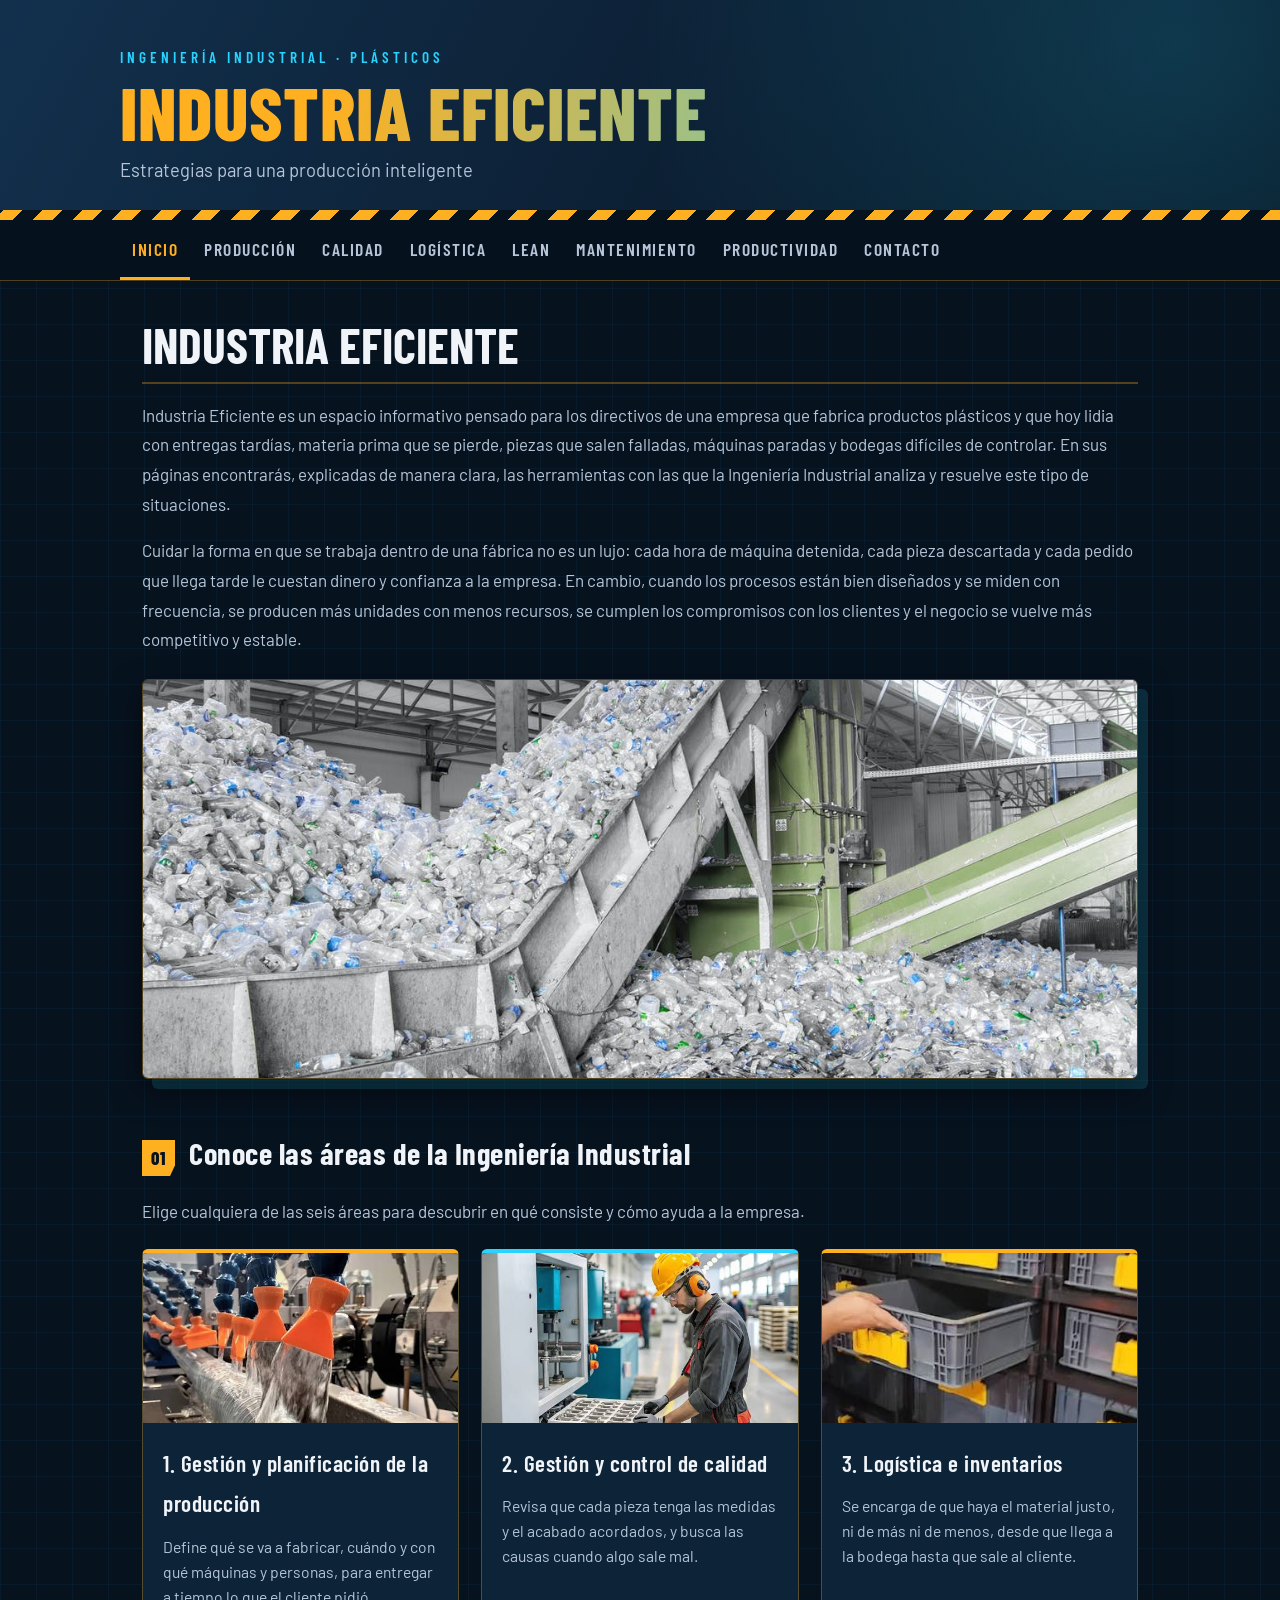
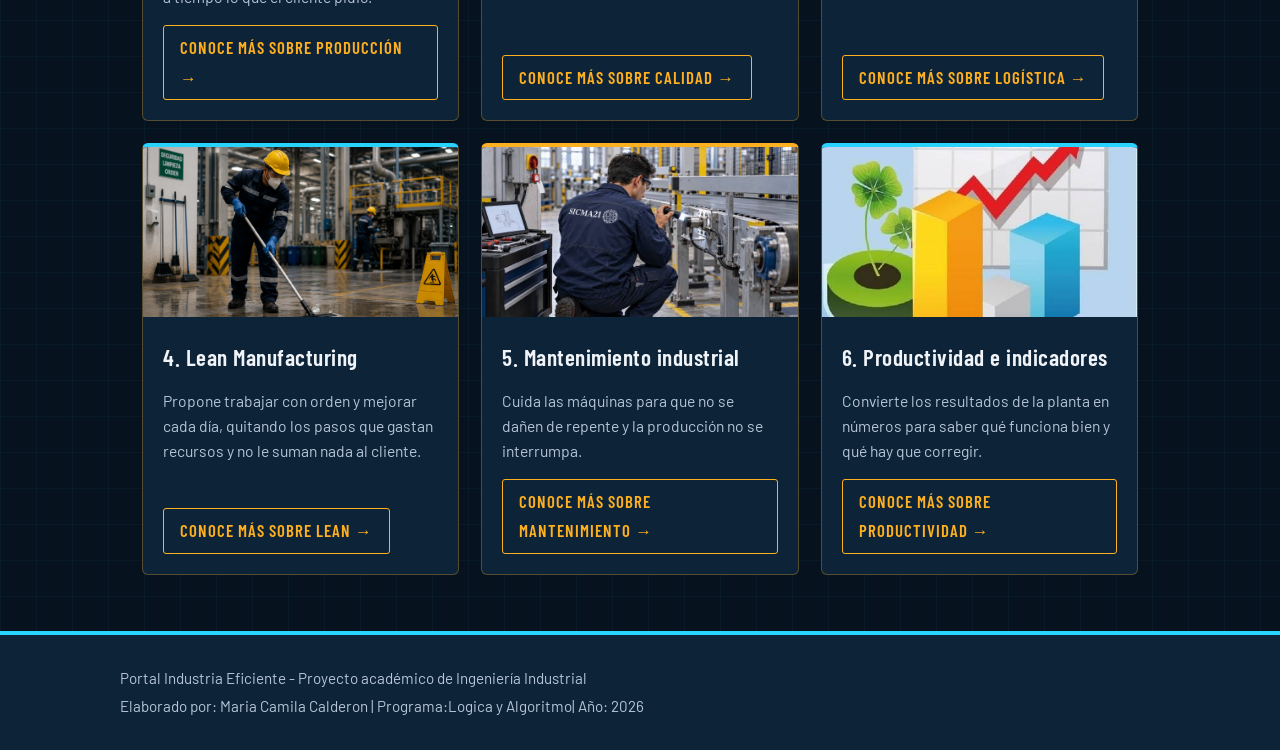
<file: index.html>
<!DOCTYPE html>
<html lang="es">
<head>
    <meta charset="UTF-8">
    <meta name="viewport" content="width=device-width, initial-scale=1.0">
    <link rel="preconnect" href="https://fonts.googleapis.com">
    <link rel="preconnect" href="https://fonts.gstatic.com" crossorigin>
    <link href="https://fonts.googleapis.com/css2?family=Barlow+Condensed:wght@500;600;700;800&family=Barlow:wght@400;600&display=swap" rel="stylesheet">
    <link rel="stylesheet" href="css/colores.css">
    <title>Inicio - Industria Eficiente</title>
</head>
<body>
    <header>
        <p class="kicker">Ingeniería Industrial · Plásticos</p>
        <h1>Industria Eficiente</h1>
        <p class="lema">Estrategias para una producción inteligente</p>
    </header>
    <nav class="menu">
        <ul>
            <li><a href="index.html" aria-current="page">Inicio</a></li>
            <li><a href="produccion.html">Producción</a></li>
            <li><a href="calidad.html">Calidad</a></li>
            <li><a href="logistica.html">Logística</a></li>
            <li><a href="lean.html">Lean</a></li>
            <li><a href="mantenimiento.html">Mantenimiento</a></li>
            <li><a href="productividad.html">Productividad</a></li>
            <li><a href="contacto.html">Contacto</a></li>
        </ul>
    </nav>

    <main>
        <h1>Industria Eficiente</h1>
        <p>
            Industria Eficiente es un espacio informativo pensado para los directivos de una empresa que fabrica productos plásticos y que hoy lidia con entregas tardías, materia prima que se pierde, piezas que salen falladas, máquinas paradas y bodegas difíciles de controlar. En sus páginas encontrarás, explicadas de manera clara, las herramientas con las que la Ingeniería Industrial analiza y resuelve este tipo de situaciones.
        </p>
        <p>
            Cuidar la forma en que se trabaja dentro de una fábrica no es un lujo: cada hora de máquina detenida, cada pieza descartada y cada pedido que llega tarde le cuestan dinero y confianza a la empresa. En cambio, cuando los procesos están bien diseñados y se miden con frecuencia, se producen más unidades con menos recursos, se cumplen los compromisos con los clientes y el negocio se vuelve más competitivo y estable.
        </p>
        <figure class="hero">
            <img src="img/planta con plastico.jpg" alt="Planta de producción de plásticos">
        </figure>

        <h2>Conoce las áreas de la Ingeniería Industrial</h2>
        <p>
            Elige cualquiera de las seis áreas para descubrir en qué consiste y cómo ayuda a la empresa.
        </p>

        <section class="areas">
            <article class="tarjeta">
                <img src="img/Linea de funcionamiento.jpg" alt="Línea de producción">
                <div class="cuerpo">
                    <h3>1. Gestión y planificación de la producción</h3>
                    <p>Define qué se va a fabricar, cuándo y con qué máquinas y personas, para entregar a tiempo lo que el cliente pidió.</p>
                    <a class="btn-link" href="produccion.html">Conoce más sobre producción</a>
                </div>
            </article>
            <article class="tarjeta">
                <img src="img/calidad.jpg" alt="Inspección de calidad">
                <div class="cuerpo">
                    <h3>2. Gestión y control de calidad</h3>
                    <p>Revisa que cada pieza tenga las medidas y el acabado acordados, y busca las causas cuando algo sale mal.</p>
                    <a class="btn-link" href="calidad.html">Conoce más sobre calidad</a>
                </div>
            </article>
            <article class="tarjeta">
                <img src="img/Bodega organizada.jpg" alt="Bodega organizada">
                <div class="cuerpo">
                    <h3>3. Logística e inventarios</h3>
                    <p>Se encarga de que haya el material justo, ni de más ni de menos, desde que llega a la bodega hasta que sale al cliente.</p>
                    <a class="btn-link" href="logistica.html">Conoce más sobre logística</a>
                </div>
            </article>
            <article class="tarjeta">
                <img src="img/lean inde.png" alt="Lean Manufacturing">
                <div class="cuerpo">
                    <h3>4. Lean Manufacturing</h3>
                    <p>Propone trabajar con orden y mejorar cada día, quitando los pasos que gastan recursos y no le suman nada al cliente.</p>
                    <a class="btn-link" href="lean.html">Conoce más sobre lean</a>
                </div>
            </article>
            <article class="tarjeta">
                <img src="img/revision de mauina.jpg" alt="Revisión de una máquina">
                <div class="cuerpo">
                    <h3>5. Mantenimiento industrial</h3>
                    <p>Cuida las máquinas para que no se dañen de repente y la producción no se interrumpa.</p>
                    <a class="btn-link" href="mantenimiento.html">Conoce más sobre mantenimiento</a>
                </div>
            </article>
            <article class="tarjeta">
                <img src="img/datos de desempeno.jpg" alt="Datos de desempeño">
                <div class="cuerpo">
                    <h3>6. Productividad e indicadores</h3>
                    <p>Convierte los resultados de la planta en números para saber qué funciona bien y qué hay que corregir.</p>
                    <a class="btn-link" href="productividad.html">Conoce más sobre productividad</a>
                </div>
            </article>
        </section>
    </main>

    <footer>
         <p>Portal Industria Eficiente - Proyecto académico de Ingeniería Industrial</p>
        <p>Elaborado por: Maria Camila Calderon | Programa:Logica y Algoritmo| Año: 2026</p>
    </footer>

</body>
</html>
</file>
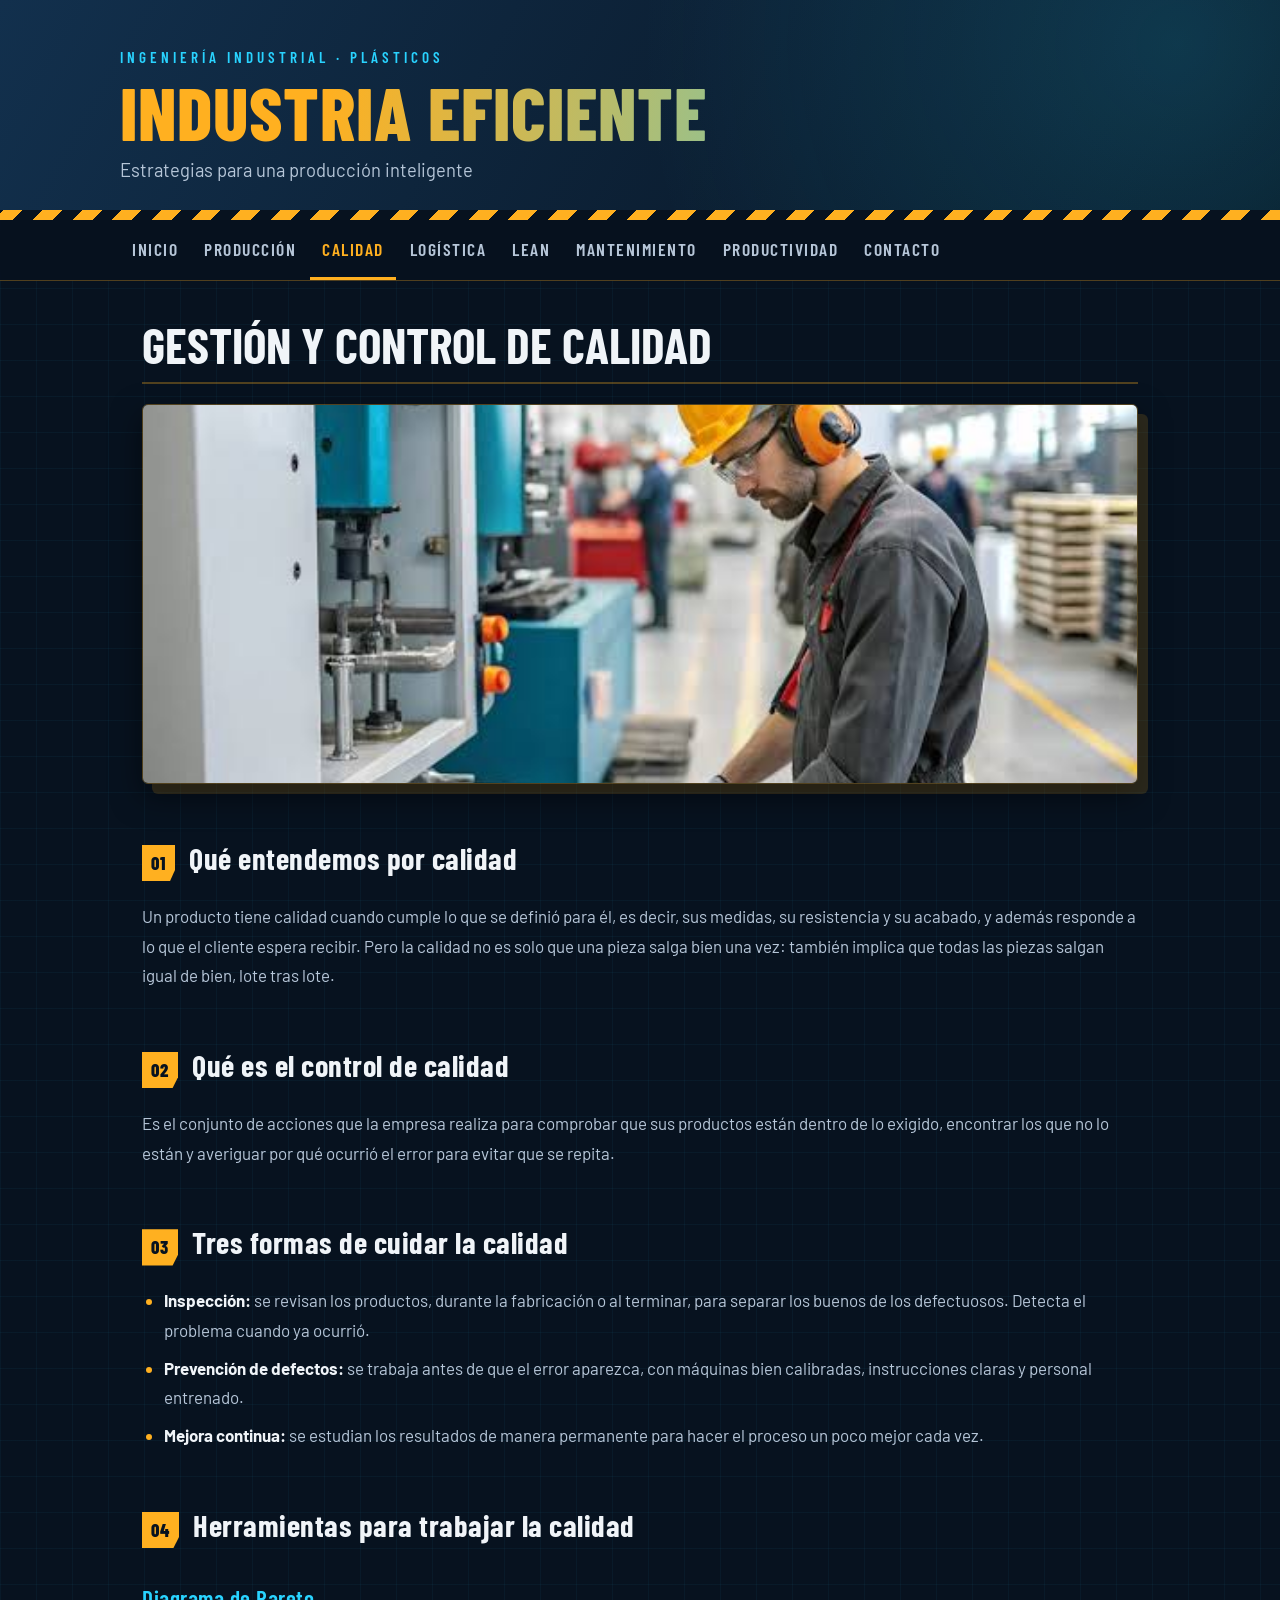
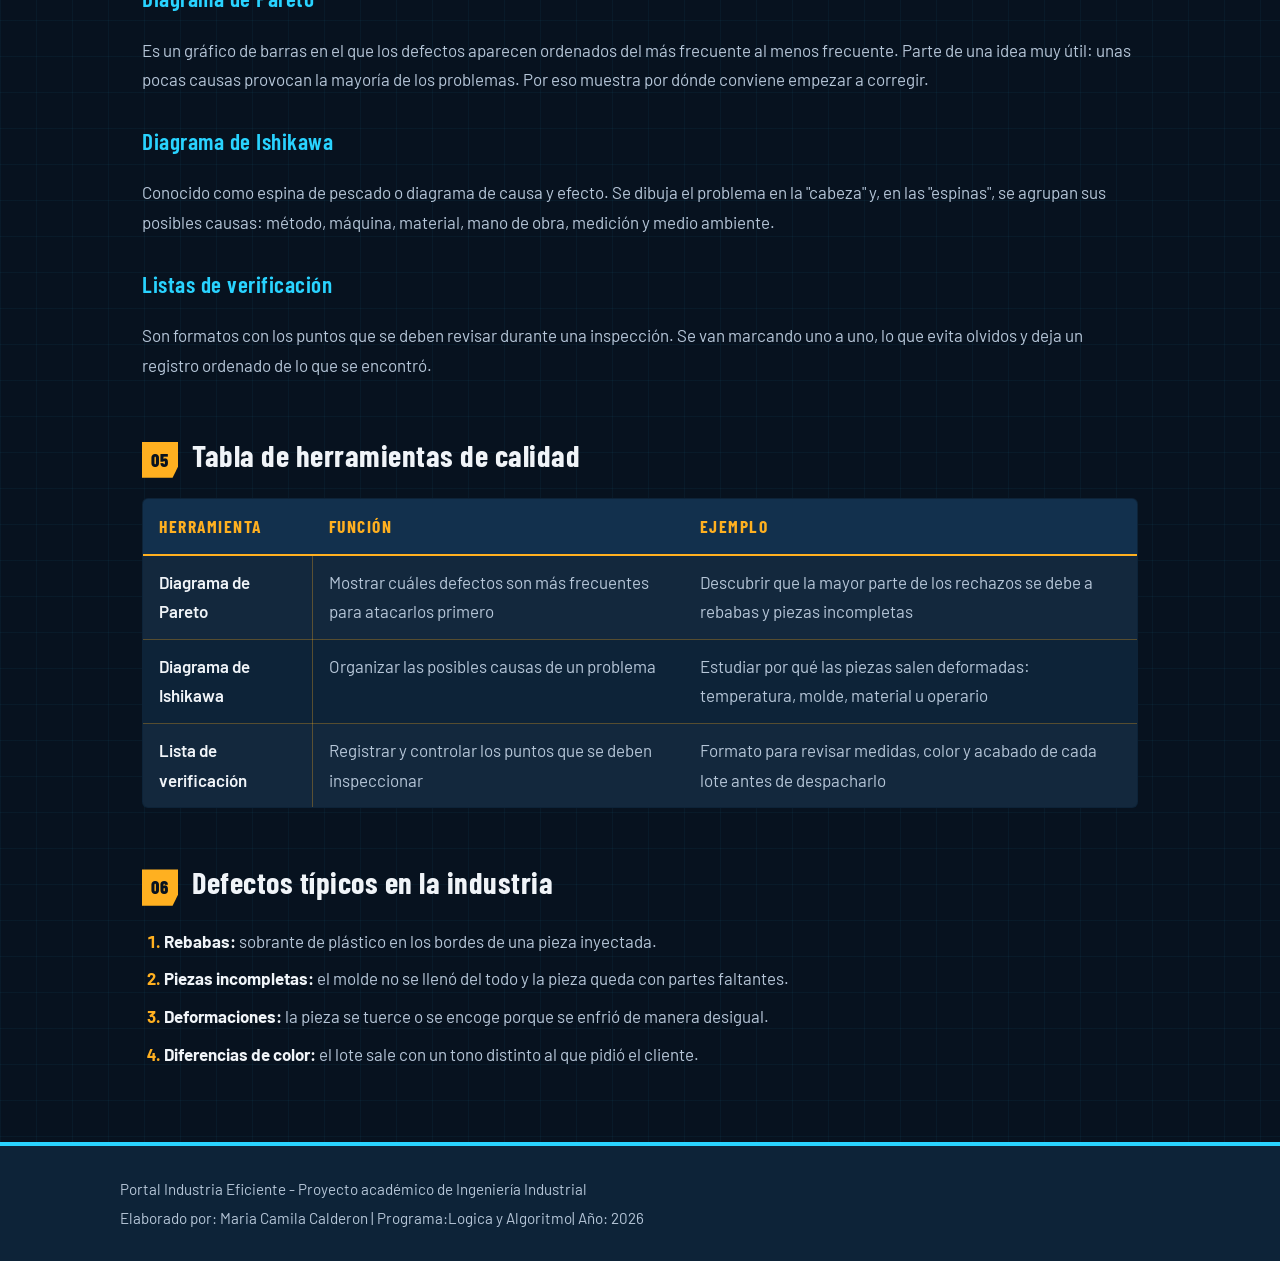
<file: calidad.html>
<!DOCTYPE html>
<html lang="es">
<head>
    <meta charset="UTF-8">
    <meta name="viewport" content="width=device-width, initial-scale=1.0">
    <link rel="preconnect" href="https://fonts.googleapis.com">
    <link rel="preconnect" href="https://fonts.gstatic.com" crossorigin>
    <link href="https://fonts.googleapis.com/css2?family=Barlow+Condensed:wght@500;600;700;800&family=Barlow:wght@400;600&display=swap" rel="stylesheet">
    <link rel="stylesheet" href="css/colores.css">
    <title>Gestión y control de calidad - Industria Eficiente</title>
</head>
<body>
    <header>
        <p class="kicker">Ingeniería Industrial · Plásticos</p>
        <h1>Industria Eficiente</h1>
        <p class="lema">Estrategias para una producción inteligente</p>
    </header>
    <nav class="menu">
        <ul>
            <li><a href="index.html">Inicio</a></li>
            <li><a href="produccion.html">Producción</a></li>
            <li><a href="calidad.html" aria-current="page">Calidad</a></li>
            <li><a href="logistica.html">Logística</a></li>
            <li><a href="lean.html">Lean</a></li>
            <li><a href="mantenimiento.html">Mantenimiento</a></li>
            <li><a href="productividad.html">Productividad</a></li>
            <li><a href="contacto.html">Contacto</a></li>
        </ul>
    </nav>

    <main>
        <h1>Gestión y control de calidad</h1>

        <img src="img/calidad.jpg" alt="Operario inspeccionando la calidad de piezas plásticas en una planta">

        <h2>Qué entendemos por calidad</h2>
        <p>
            Un producto tiene calidad cuando cumple lo que se definió para él, es decir, sus medidas, su resistencia y su
            acabado, y además responde a lo que el cliente espera recibir. Pero la calidad no es solo que una pieza salga
            bien una vez: también implica que todas las piezas salgan igual de bien, lote tras lote.
        </p>

        <h2>Qué es el control de calidad</h2>
        <p>
            Es el conjunto de acciones que la empresa realiza para comprobar que sus productos están dentro de lo
            exigido, encontrar los que no lo están y averiguar por qué ocurrió el error para evitar que se repita.
        </p>

        <h2>Tres formas de cuidar la calidad</h2>
        <ul>
            <li><strong>Inspección:</strong> se revisan los productos, durante la fabricación o al terminar, para separar los buenos de los defectuosos. Detecta el problema cuando ya ocurrió.</li>
            <li><strong>Prevención de defectos:</strong> se trabaja antes de que el error aparezca, con máquinas bien calibradas, instrucciones claras y personal entrenado.</li>
            <li><strong>Mejora continua:</strong> se estudian los resultados de manera permanente para hacer el proceso un poco mejor cada vez.</li>
        </ul>

        <h2>Herramientas para trabajar la calidad</h2>

        <h3>Diagrama de Pareto</h3>
        <p>
            Es un gráfico de barras en el que los defectos aparecen ordenados del más frecuente al menos frecuente.
            Parte de una idea muy útil: unas pocas causas provocan la mayoría de los problemas. Por eso muestra por dónde
            conviene empezar a corregir.
        </p>

        <h3>Diagrama de Ishikawa</h3>
        <p>
            Conocido como espina de pescado o diagrama de causa y efecto. Se dibuja el problema en la "cabeza" y, en las
            "espinas", se agrupan sus posibles causas: método, máquina, material, mano de obra, medición y medio
            ambiente.
        </p>

        <h3>Listas de verificación</h3>
        <p>
            Son formatos con los puntos que se deben revisar durante una inspección. Se van marcando uno a uno, lo que
            evita olvidos y deja un registro ordenado de lo que se encontró.
        </p>

        <h2>Tabla de herramientas de calidad</h2>
        <table>
            <tr>
                <th>Herramienta</th>
                <th>Función</th>
                <th>Ejemplo</th>
            </tr>
            <tr>
                <td>Diagrama de Pareto</td>
                <td>Mostrar cuáles defectos son más frecuentes para atacarlos primero</td>
                <td>Descubrir que la mayor parte de los rechazos se debe a rebabas y piezas incompletas</td>
            </tr>
            <tr>
                <td>Diagrama de Ishikawa</td>
                <td>Organizar las posibles causas de un problema</td>
                <td>Estudiar por qué las piezas salen deformadas: temperatura, molde, material u operario</td>
            </tr>
            <tr>
                <td>Lista de verificación</td>
                <td>Registrar y controlar los puntos que se deben inspeccionar</td>
                <td>Formato para revisar medidas, color y acabado de cada lote antes de despacharlo</td>
            </tr>
        </table>

        <h2>Defectos típicos en la industria</h2>
        <ol>
            <li><strong>Rebabas:</strong> sobrante de plástico en los bordes de una pieza inyectada.</li>
            <li><strong>Piezas incompletas:</strong> el molde no se llenó del todo y la pieza queda con partes faltantes.</li>
            <li><strong>Deformaciones:</strong> la pieza se tuerce o se encoge porque se enfrió de manera desigual.</li>
            <li><strong>Diferencias de color:</strong> el lote sale con un tono distinto al que pidió el cliente.</li>
        </ol>
    </main>

    <footer>
        <p>Portal Industria Eficiente - Proyecto académico de Ingeniería Industrial</p>
        <p>Elaborado por: Maria Camila Calderon | Programa:Logica y Algoritmo| Año: 2026</p>
    </footer>

</body>
</html>
</file>
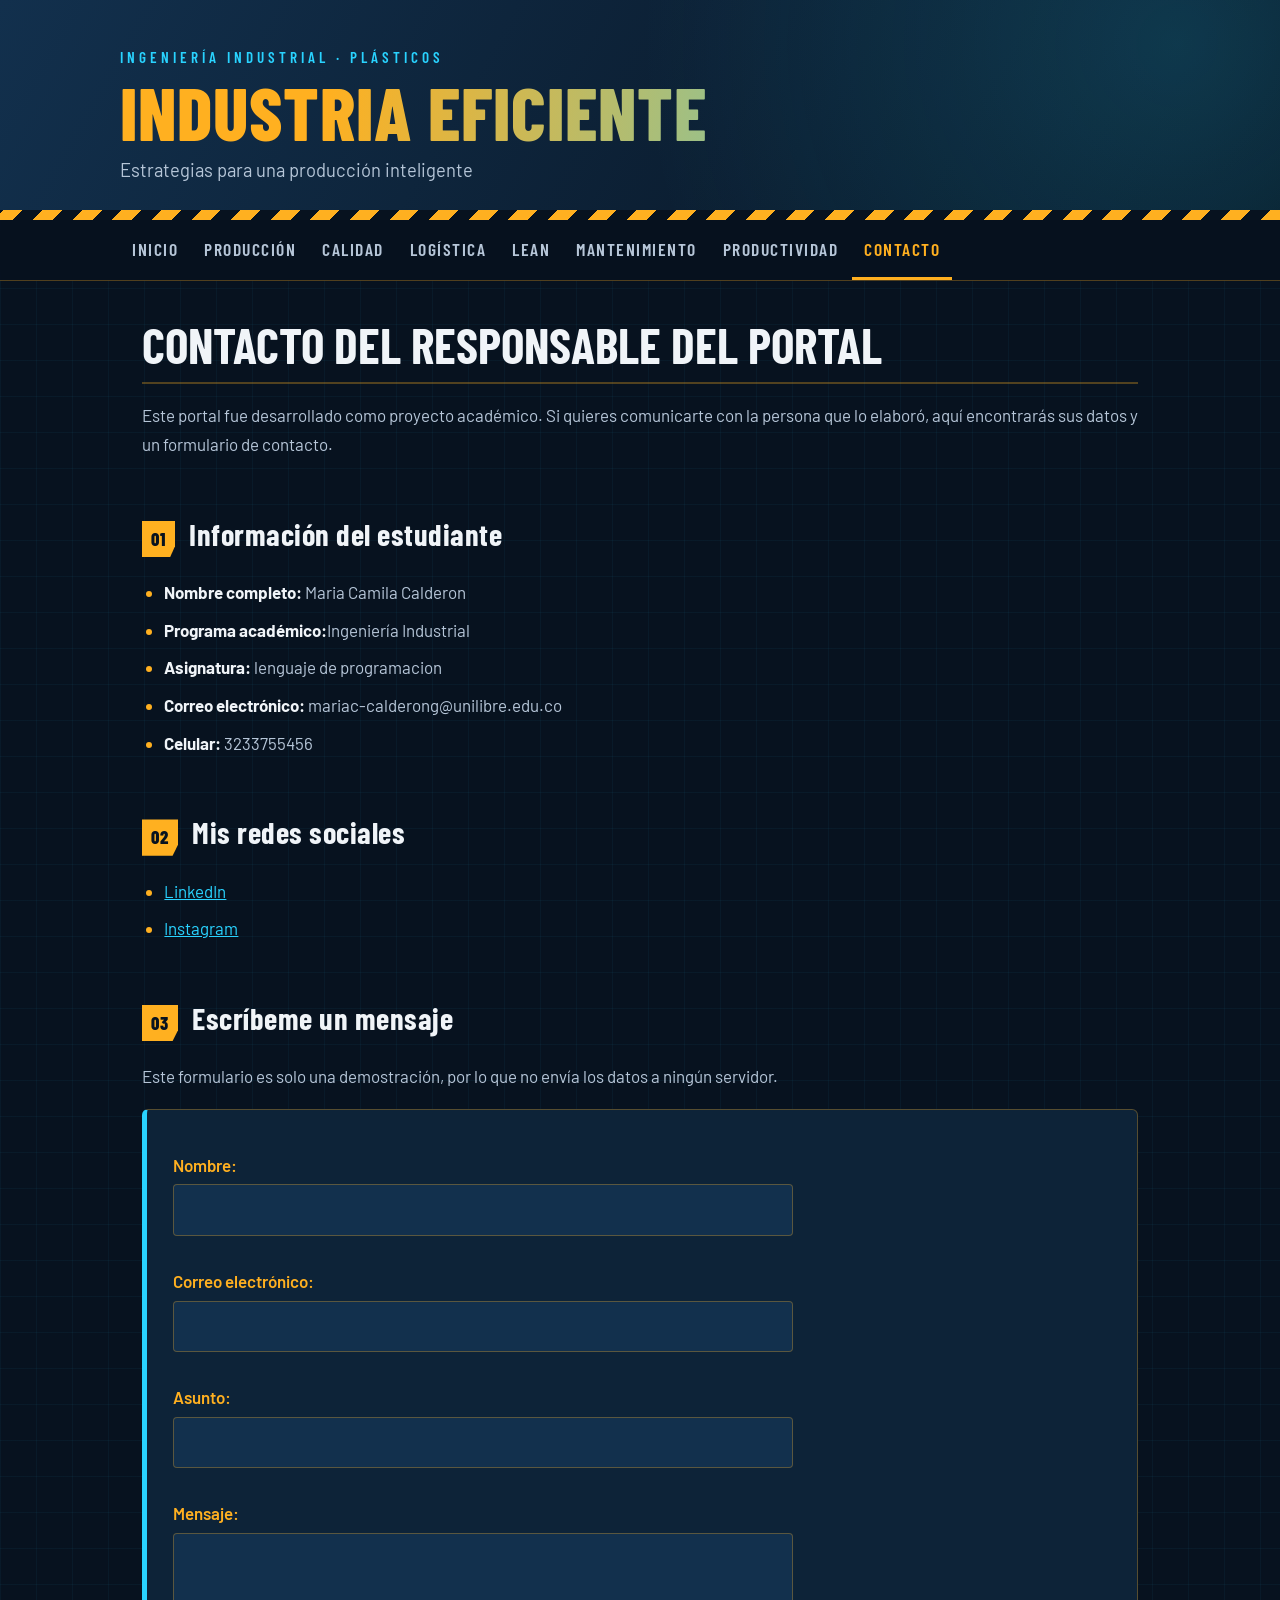
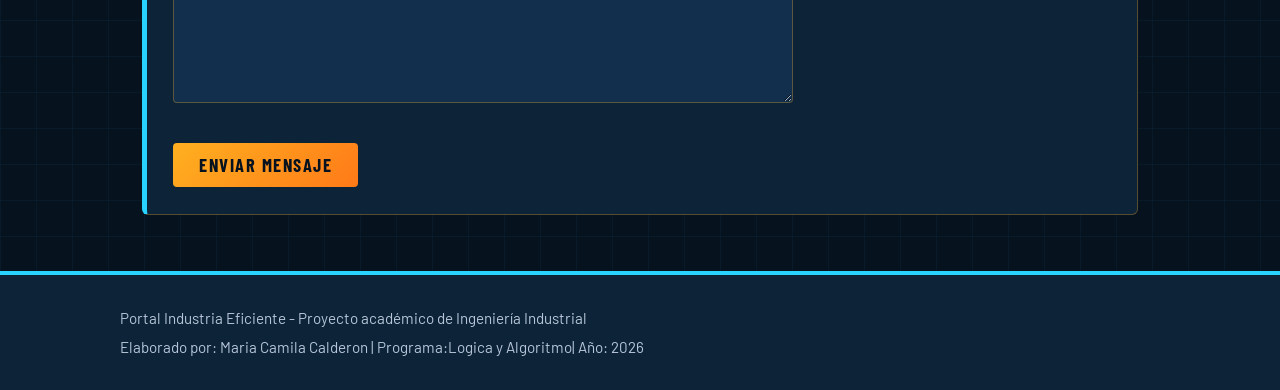
<file: contacto.html>
<!DOCTYPE html>
<html lang="es">
<head>
    <meta charset="UTF-8">
    <meta name="viewport" content="width=device-width, initial-scale=1.0">
    <link rel="preconnect" href="https://fonts.googleapis.com">
    <link rel="preconnect" href="https://fonts.gstatic.com" crossorigin>
    <link href="https://fonts.googleapis.com/css2?family=Barlow+Condensed:wght@500;600;700;800&family=Barlow:wght@400;600&display=swap" rel="stylesheet">
    <link rel="stylesheet" href="css/colores.css">
    <title>Contacto - Industria Eficiente</title>
</head>
<body>
    <header>
        <p class="kicker">Ingeniería Industrial · Plásticos</p>
        <h1>Industria Eficiente</h1>
        <p class="lema">Estrategias para una producción inteligente</p>
    </header>
    <nav class="menu">
        <ul>
            <li><a href="index.html">Inicio</a></li>
            <li><a href="produccion.html">Producción</a></li>
            <li><a href="calidad.html">Calidad</a></li>
            <li><a href="logistica.html">Logística</a></li>
            <li><a href="lean.html">Lean</a></li>
            <li><a href="mantenimiento.html">Mantenimiento</a></li>
            <li><a href="productividad.html">Productividad</a></li>
            <li><a href="contacto.html" aria-current="page">Contacto</a></li>
        </ul>
    </nav>

    <main>
        <h1>Contacto del responsable del portal</h1>

        <p>
            Este portal fue desarrollado como proyecto académico. Si quieres comunicarte con la persona que lo elaboró,
            aquí encontrarás sus datos y un formulario de contacto.
        </p>

        <h2>Información del estudiante</h2>
        <ul>
            <li><strong>Nombre completo:</strong> Maria Camila Calderon</li>
            <li><strong>Programa académico:</strong>Ingeniería Industrial </li>
            <li><strong>Asignatura:</strong> lenguaje de programacion</li>
            <li><strong>Correo electrónico:</strong> mariac-calderong@unilibre.edu.co</a></li>
            <li><strong>Celular:</strong> 3233755456</li>
        </ul>

        <h2>Mis redes sociales</h2>
        <ul>
            <li><a href="https://www.linkedin.com/" target="_blank">LinkedIn</a></li>
            <li><a href="https://www.instagram.com/" target="_blank">Instagram</a></li>
        </ul>

        <h2>Escríbeme un mensaje</h2>
        <p>Este formulario es solo una demostración, por lo que no envía los datos a ningún servidor.</p>

        <form>
            <p>
                <label for="nombre">Nombre:</label><br>
                <input type="text" id="nombre" name="nombre">
            </p>
            <p>
                <label for="correo">Correo electrónico:</label><br>
                <input type="email" id="correo" name="correo">
            </p>
            <p>
                <label for="asunto">Asunto:</label><br>
                <input type="text" id="asunto" name="asunto">
            </p>
            <p>
                <label for="mensaje">Mensaje:</label><br>
                <textarea id="mensaje" name="mensaje" rows="5" cols="40"></textarea>
            </p>
            <p>
                <input type="submit" value="Enviar mensaje">
            </p>
        </form>
    </main>

    <footer>
         <p>Portal Industria Eficiente - Proyecto académico de Ingeniería Industrial</p>
        <p>Elaborado por: Maria Camila Calderon | Programa:Logica y Algoritmo| Año: 2026</p>
    </footer>

</body>
</html>
</file>
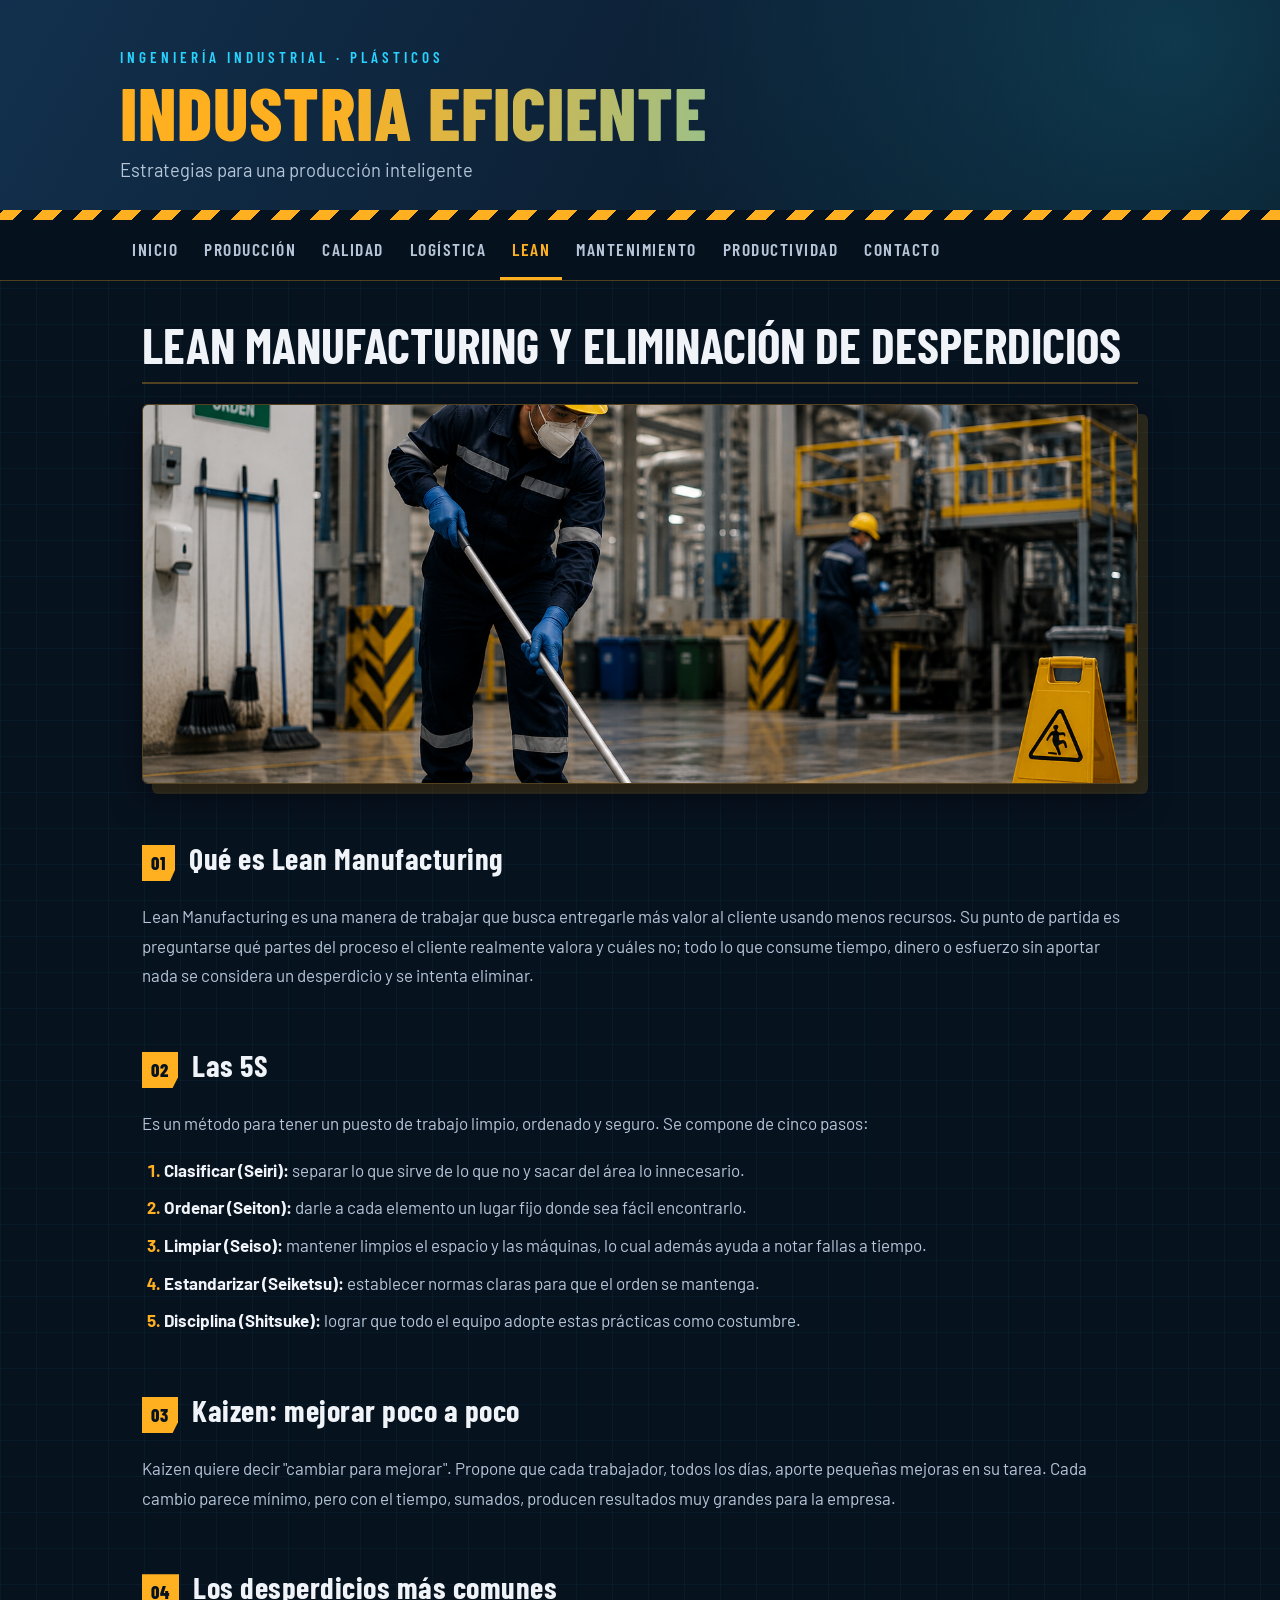
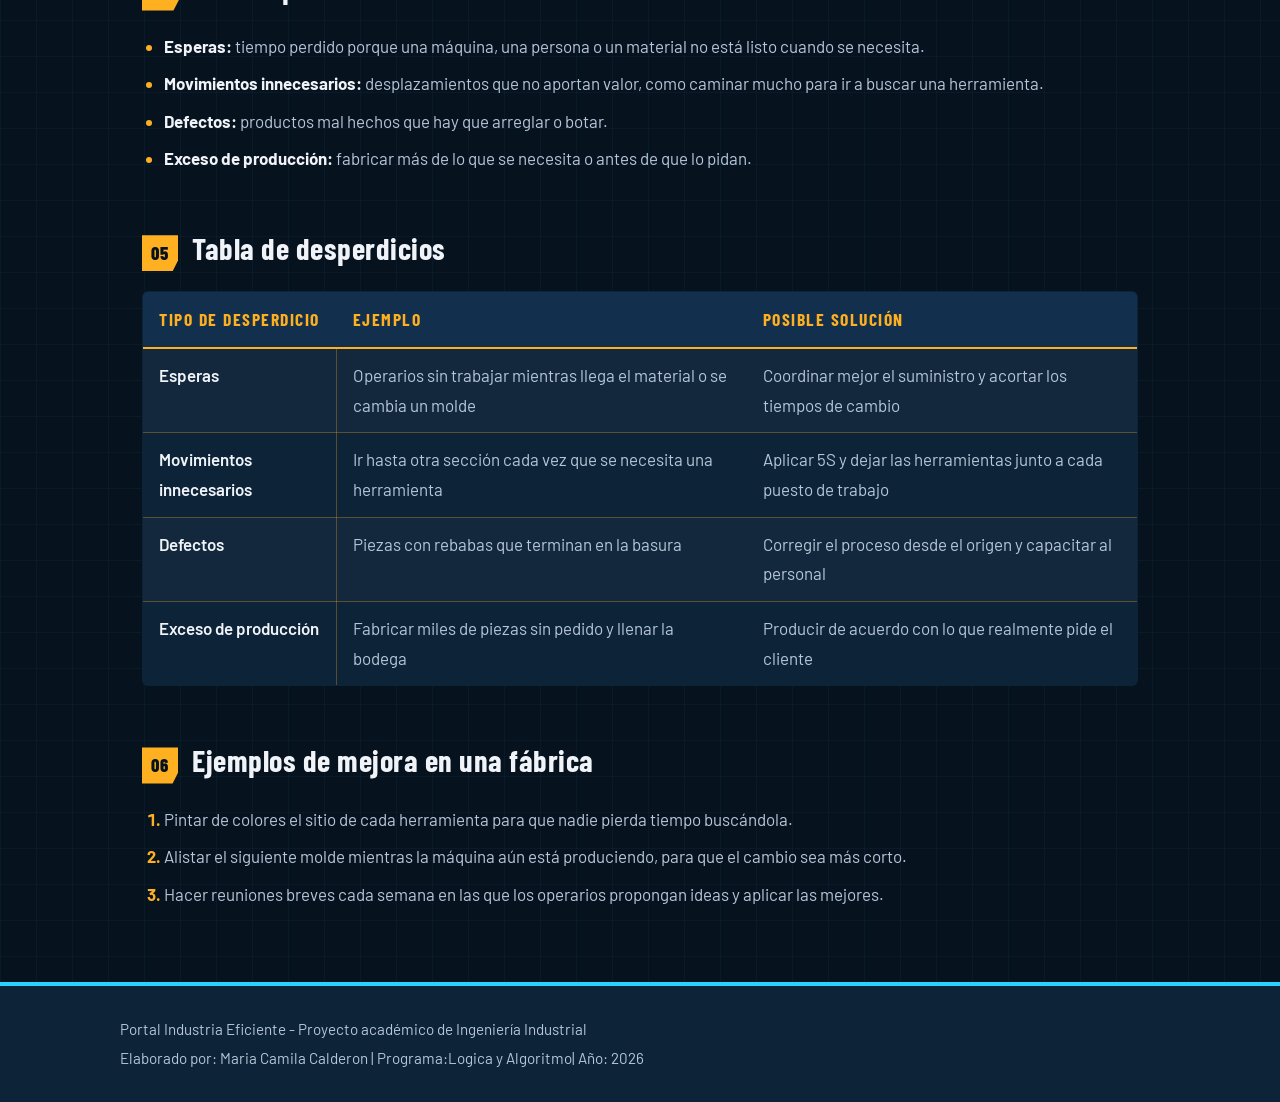
<file: lean.html>
<!DOCTYPE html>
<html lang="es">
<head>
    <meta charset="UTF-8">
    <meta name="viewport" content="width=device-width, initial-scale=1.0">
    <link rel="preconnect" href="https://fonts.googleapis.com">
    <link rel="preconnect" href="https://fonts.gstatic.com" crossorigin>
    <link href="https://fonts.googleapis.com/css2?family=Barlow+Condensed:wght@500;600;700;800&family=Barlow:wght@400;600&display=swap" rel="stylesheet">
    <link rel="stylesheet" href="css/colores.css">
    <title>Lean Manufacturing - Industria Eficiente</title>
</head>
<body>
    <header>
        <p class="kicker">Ingeniería Industrial · Plásticos</p>
        <h1>Industria Eficiente</h1>
        <p class="lema">Estrategias para una producción inteligente</p>
    </header>
    <nav class="menu">
        <ul>
            <li><a href="index.html">Inicio</a></li>
            <li><a href="produccion.html">Producción</a></li>
            <li><a href="calidad.html">Calidad</a></li>
            <li><a href="logistica.html">Logística</a></li>
            <li><a href="lean.html" aria-current="page">Lean</a></li>
            <li><a href="mantenimiento.html">Mantenimiento</a></li>
            <li><a href="productividad.html">Productividad</a></li>
            <li><a href="contacto.html">Contacto</a></li>
        </ul>
    </nav>

    <main>
        <h1>Lean Manufacturing y eliminación de desperdicios</h1>

        <img src="img/lean inde.png" alt="">
        <h2>Qué es Lean Manufacturing</h2>
        <p>
            Lean Manufacturing es una manera de trabajar que busca entregarle más valor al cliente usando menos
            recursos. Su punto de partida es preguntarse qué partes del proceso el cliente realmente valora y cuáles no;
            todo lo que consume tiempo, dinero o esfuerzo sin aportar nada se considera un desperdicio y se intenta
            eliminar.
        </p>

        <h2>Las 5S</h2>
        <p>Es un método para tener un puesto de trabajo limpio, ordenado y seguro. Se compone de cinco pasos:</p>
        <ol>
            <li><strong>Clasificar (Seiri):</strong> separar lo que sirve de lo que no y sacar del área lo innecesario.</li>
            <li><strong>Ordenar (Seiton):</strong> darle a cada elemento un lugar fijo donde sea fácil encontrarlo.</li>
            <li><strong>Limpiar (Seiso):</strong> mantener limpios el espacio y las máquinas, lo cual además ayuda a notar fallas a tiempo.</li>
            <li><strong>Estandarizar (Seiketsu):</strong> establecer normas claras para que el orden se mantenga.</li>
            <li><strong>Disciplina (Shitsuke):</strong> lograr que todo el equipo adopte estas prácticas como costumbre.</li>
        </ol>

        <h2>Kaizen: mejorar poco a poco</h2>
        <p>
            Kaizen quiere decir "cambiar para mejorar". Propone que cada trabajador, todos los días, aporte pequeñas
            mejoras en su tarea. Cada cambio parece mínimo, pero con el tiempo, sumados, producen resultados muy grandes
            para la empresa.
        </p>

        <h2>Los desperdicios más comunes</h2>
        <ul>
            <li><strong>Esperas:</strong> tiempo perdido porque una máquina, una persona o un material no está listo cuando se necesita.</li>
            <li><strong>Movimientos innecesarios:</strong> desplazamientos que no aportan valor, como caminar mucho para ir a buscar una herramienta.</li>
            <li><strong>Defectos:</strong> productos mal hechos que hay que arreglar o botar.</li>
            <li><strong>Exceso de producción:</strong> fabricar más de lo que se necesita o antes de que lo pidan.</li>
        </ul>

        <h2>Tabla de desperdicios</h2>
        <table>
            <tr>
                <th>Tipo de desperdicio</th>
                <th>Ejemplo</th>
                <th>Posible solución</th>
            </tr>
            <tr>
                <td>Esperas</td>
                <td>Operarios sin trabajar mientras llega el material o se cambia un molde</td>
                <td>Coordinar mejor el suministro y acortar los tiempos de cambio</td>
            </tr>
            <tr>
                <td>Movimientos innecesarios</td>
                <td>Ir hasta otra sección cada vez que se necesita una herramienta</td>
                <td>Aplicar 5S y dejar las herramientas junto a cada puesto de trabajo</td>
            </tr>
            <tr>
                <td>Defectos</td>
                <td>Piezas con rebabas que terminan en la basura</td>
                <td>Corregir el proceso desde el origen y capacitar al personal</td>
            </tr>
            <tr>
                <td>Exceso de producción</td>
                <td>Fabricar miles de piezas sin pedido y llenar la bodega</td>
                <td>Producir de acuerdo con lo que realmente pide el cliente</td>
            </tr>
        </table>

        <h2>Ejemplos de mejora en una fábrica</h2>
        <ol>
            <li>Pintar de colores el sitio de cada herramienta para que nadie pierda tiempo buscándola.</li>
            <li>Alistar el siguiente molde mientras la máquina aún está produciendo, para que el cambio sea más corto.</li>
            <li>Hacer reuniones breves cada semana en las que los operarios propongan ideas y aplicar las mejores.</li>
        </ol>
    </main>

    <footer>
         <p>Portal Industria Eficiente - Proyecto académico de Ingeniería Industrial</p>
        <p>Elaborado por: Maria Camila Calderon | Programa:Logica y Algoritmo| Año: 2026</p>
    </footer>

</body>
</html>
</file>
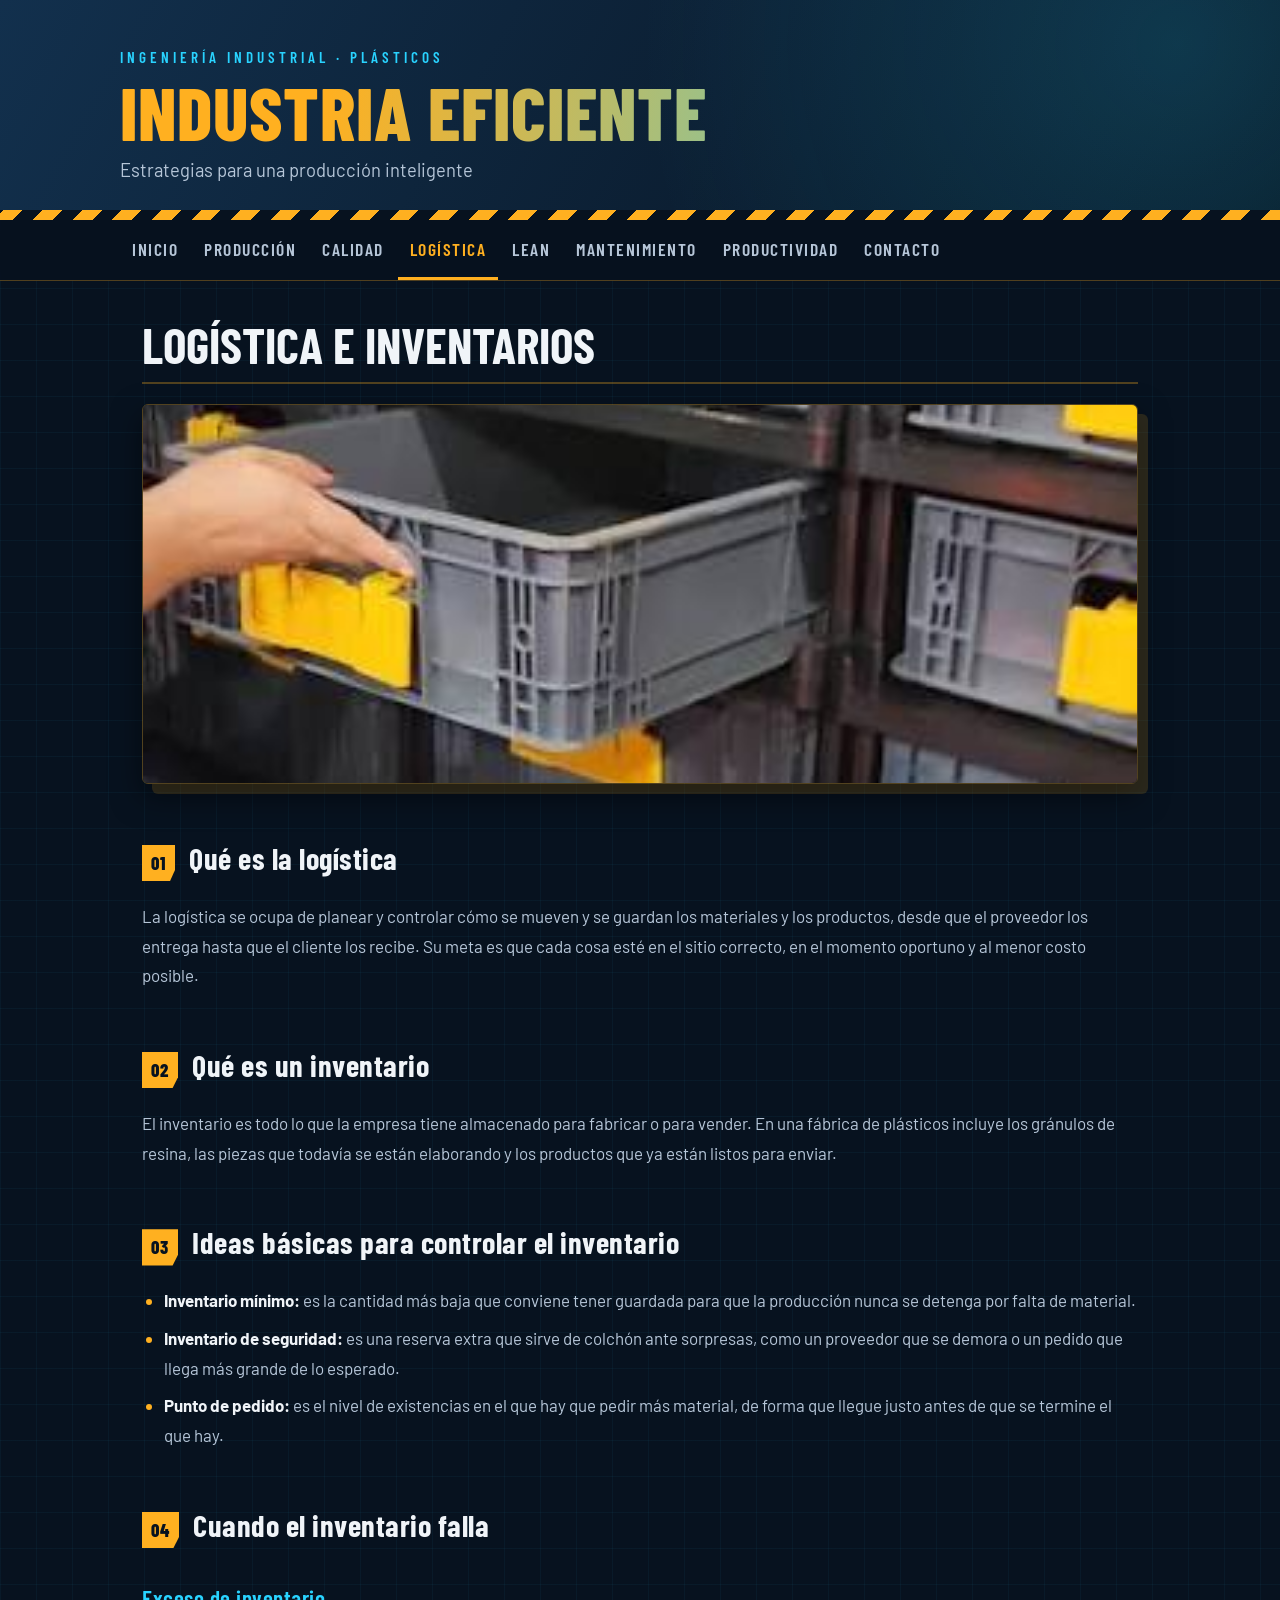
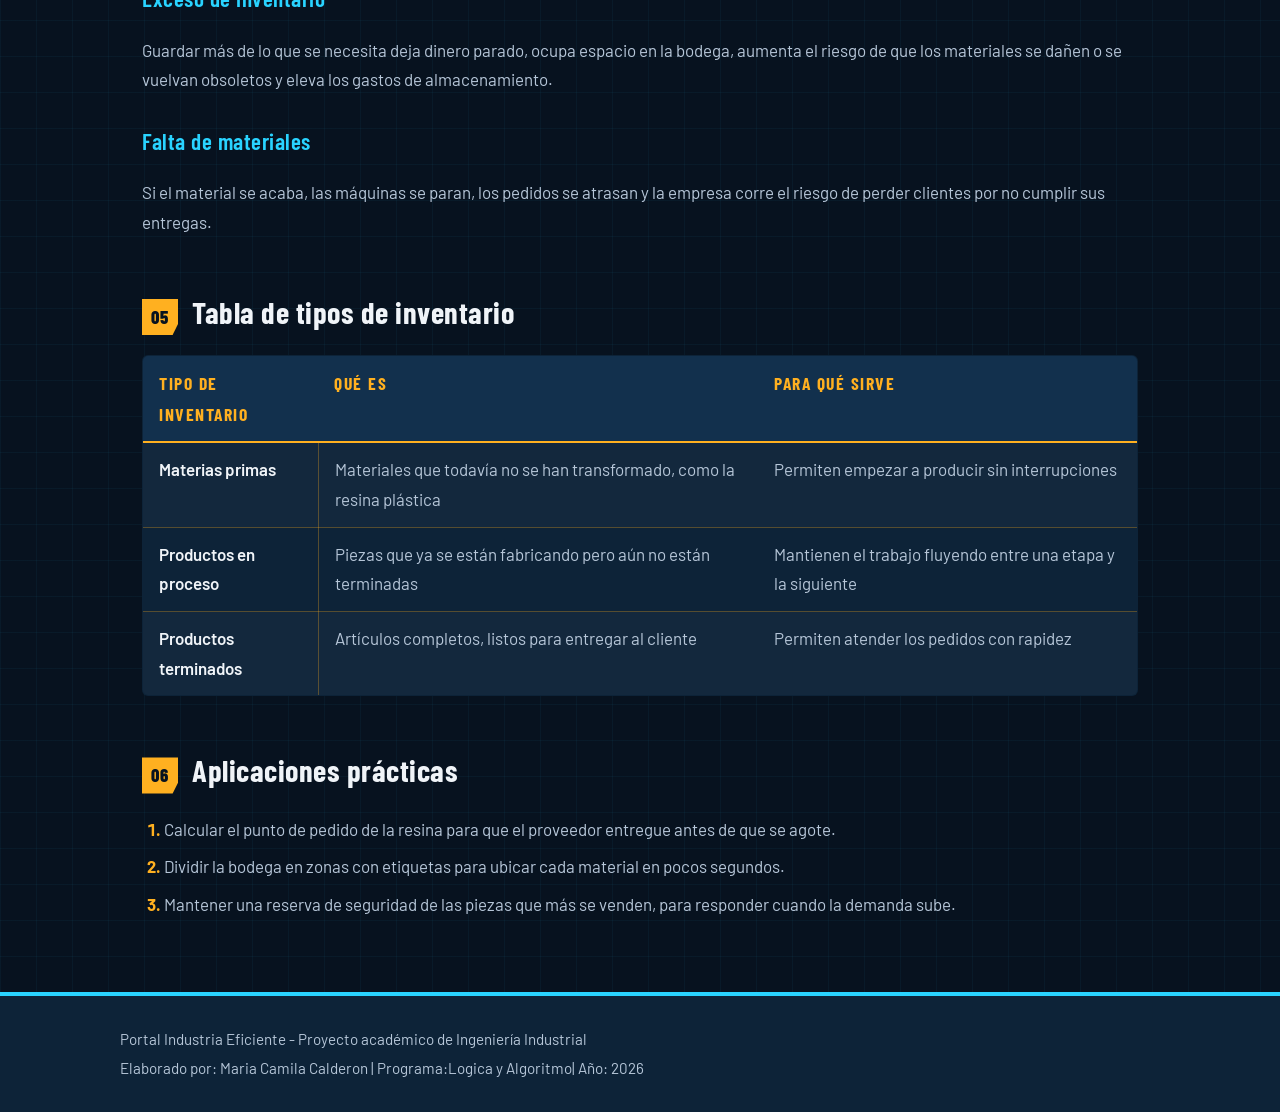
<file: logistica.html>
<!DOCTYPE html>
<html lang="es">
<head>
    <meta charset="UTF-8">
    <meta name="viewport" content="width=device-width, initial-scale=1.0">
    <link rel="preconnect" href="https://fonts.googleapis.com">
    <link rel="preconnect" href="https://fonts.gstatic.com" crossorigin>
    <link href="https://fonts.googleapis.com/css2?family=Barlow+Condensed:wght@500;600;700;800&family=Barlow:wght@400;600&display=swap" rel="stylesheet">
    <link rel="stylesheet" href="css/colores.css">
    <title>Logística e inventarios - Industria Eficiente</title>
</head>
<body>
    <header>
        <p class="kicker">Ingeniería Industrial · Plásticos</p>
        <h1>Industria Eficiente</h1>
        <p class="lema">Estrategias para una producción inteligente</p>
    </header>
    <nav class="menu">
        <ul>
            <li><a href="index.html">Inicio</a></li>
            <li><a href="produccion.html">Producción</a></li>
            <li><a href="calidad.html">Calidad</a></li>
            <li><a href="logistica.html" aria-current="page">Logística</a></li>
            <li><a href="lean.html">Lean</a></li>
            <li><a href="mantenimiento.html">Mantenimiento</a></li>
            <li><a href="productividad.html">Productividad</a></li>
            <li><a href="contacto.html">Contacto</a></li>
        </ul>
    </nav>

    <main>
        <h1>Logística e inventarios</h1>

        <img src="img/Bodega organizada.jpg" alt="">
        <h2>Qué es la logística</h2>
        <p>
            La logística se ocupa de planear y controlar cómo se mueven y se guardan los materiales y los productos,
            desde que el proveedor los entrega hasta que el cliente los recibe. Su meta es que cada cosa esté en el sitio
            correcto, en el momento oportuno y al menor costo posible.
        </p>

        <h2>Qué es un inventario</h2>
        <p>
            El inventario es todo lo que la empresa tiene almacenado para fabricar o para vender. En una fábrica de
            plásticos incluye los gránulos de resina, las piezas que todavía se están elaborando y los productos que ya
            están listos para enviar.
        </p>

        <h2>Ideas básicas para controlar el inventario</h2>
        <ul>
            <li><strong>Inventario mínimo:</strong> es la cantidad más baja que conviene tener guardada para que la producción nunca se detenga por falta de material.</li>
            <li><strong>Inventario de seguridad:</strong> es una reserva extra que sirve de colchón ante sorpresas, como un proveedor que se demora o un pedido que llega más grande de lo esperado.</li>
            <li><strong>Punto de pedido:</strong> es el nivel de existencias en el que hay que pedir más material, de forma que llegue justo antes de que se termine el que hay.</li>
        </ul>

        <h2>Cuando el inventario falla</h2>
        <h3>Exceso de inventario</h3>
        <p>
            Guardar más de lo que se necesita deja dinero parado, ocupa espacio en la bodega, aumenta el riesgo de que
            los materiales se dañen o se vuelvan obsoletos y eleva los gastos de almacenamiento.
        </p>
        <h3>Falta de materiales</h3>
        <p>
            Si el material se acaba, las máquinas se paran, los pedidos se atrasan y la empresa corre el riesgo de perder
            clientes por no cumplir sus entregas.
        </p>

        <h2>Tabla de tipos de inventario</h2>
        <table>
            <tr>
                <th>Tipo de inventario</th>
                <th>Qué es</th>
                <th>Para qué sirve</th>
            </tr>
            <tr>
                <td>Materias primas</td>
                <td>Materiales que todavía no se han transformado, como la resina plástica</td>
                <td>Permiten empezar a producir sin interrupciones</td>
            </tr>
            <tr>
                <td>Productos en proceso</td>
                <td>Piezas que ya se están fabricando pero aún no están terminadas</td>
                <td>Mantienen el trabajo fluyendo entre una etapa y la siguiente</td>
            </tr>
            <tr>
                <td>Productos terminados</td>
                <td>Artículos completos, listos para entregar al cliente</td>
                <td>Permiten atender los pedidos con rapidez</td>
            </tr>
        </table>

        <h2>Aplicaciones prácticas</h2>
        <ol>
            <li>Calcular el punto de pedido de la resina para que el proveedor entregue antes de que se agote.</li>
            <li>Dividir la bodega en zonas con etiquetas para ubicar cada material en pocos segundos.</li>
            <li>Mantener una reserva de seguridad de las piezas que más se venden, para responder cuando la demanda sube.</li>
        </ol>
    </main>

    <footer>
        <p>Portal Industria Eficiente - Proyecto académico de Ingeniería Industrial</p>
        <p>Elaborado por: Maria Camila Calderon | Programa:Logica y Algoritmo| Año: 2026</p>
    </footer>

</body>
</html>
</file>
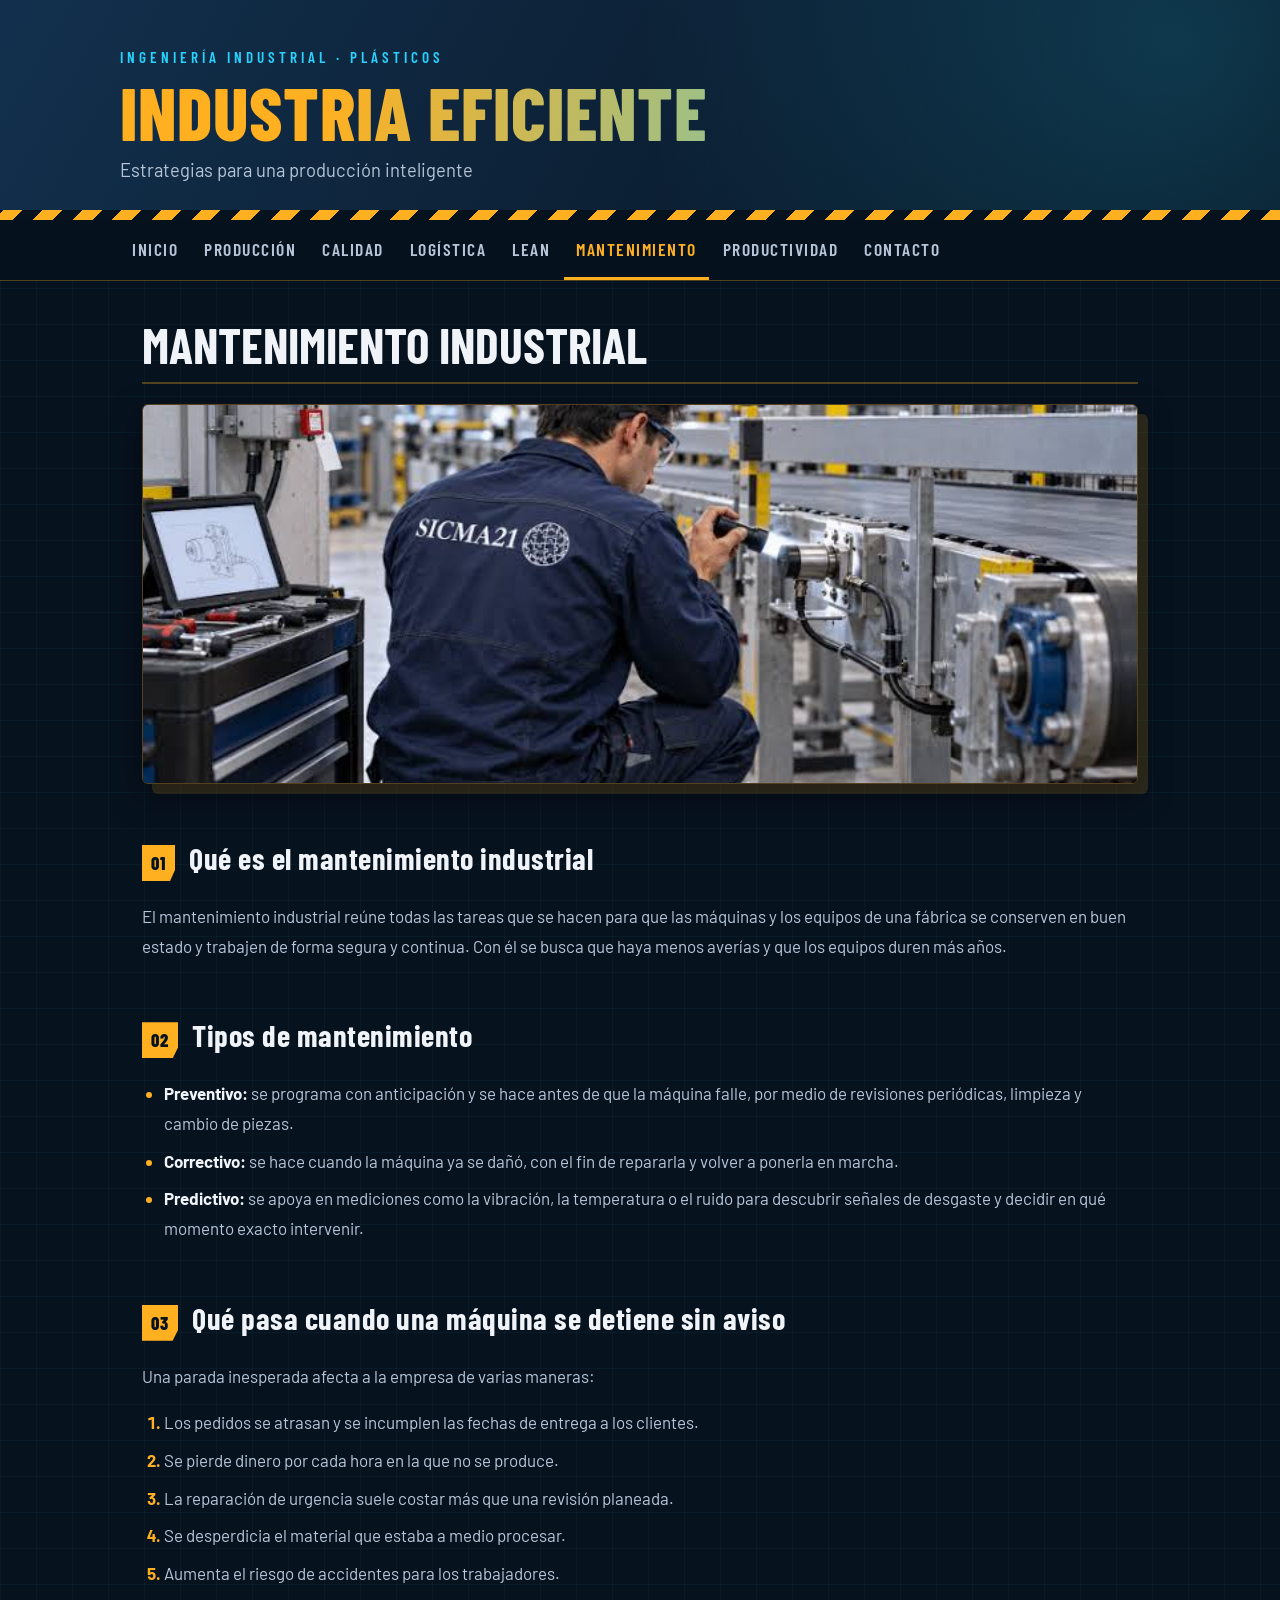
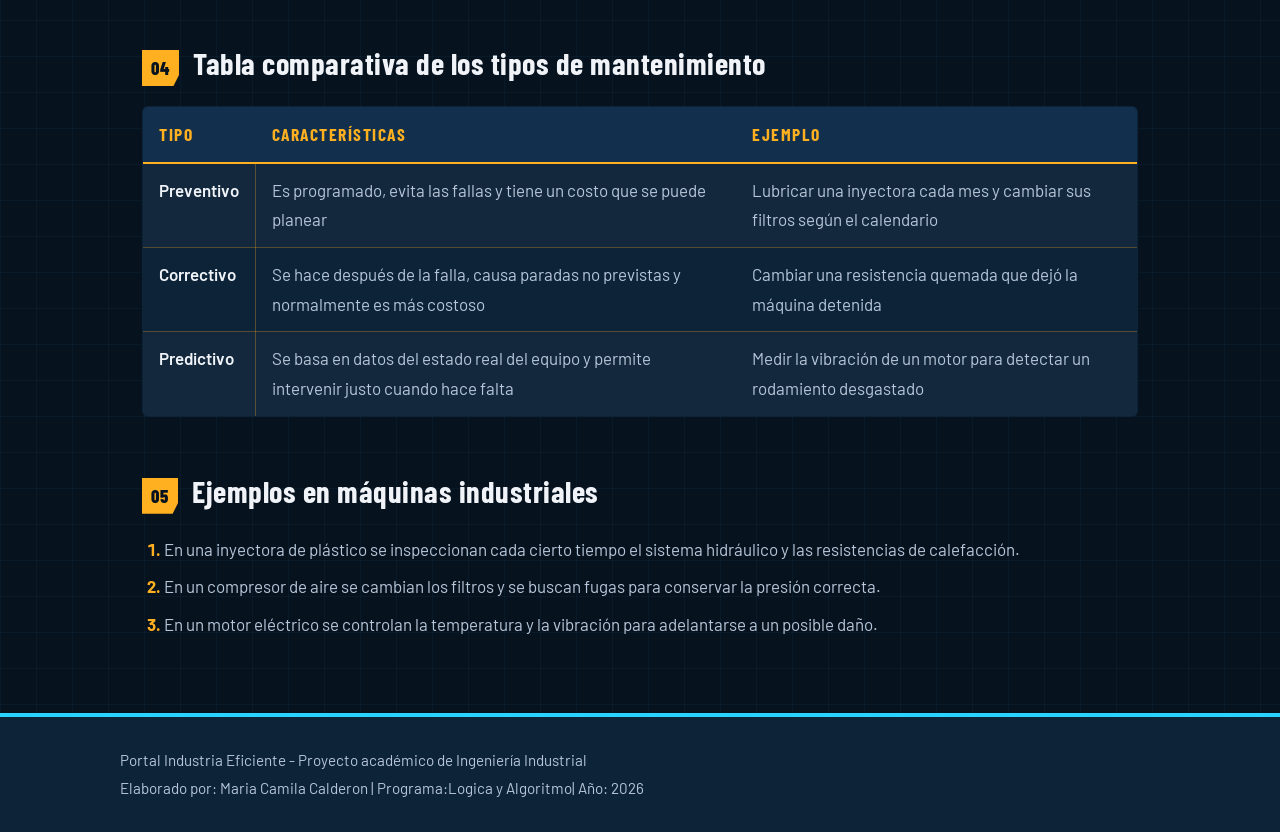
<file: mantenimiento.html>
<!DOCTYPE html>
<html lang="es">
<head>
    <meta charset="UTF-8">
    <meta name="viewport" content="width=device-width, initial-scale=1.0">
    <link rel="preconnect" href="https://fonts.googleapis.com">
    <link rel="preconnect" href="https://fonts.gstatic.com" crossorigin>
    <link href="https://fonts.googleapis.com/css2?family=Barlow+Condensed:wght@500;600;700;800&family=Barlow:wght@400;600&display=swap" rel="stylesheet">
    <link rel="stylesheet" href="css/colores.css">
    <title>Mantenimiento industrial - Industria Eficiente</title>
</head>
<body>
    <header>
        <p class="kicker">Ingeniería Industrial · Plásticos</p>
        <h1>Industria Eficiente</h1>
        <p class="lema">Estrategias para una producción inteligente</p>
    </header>
    <nav class="menu">
        <ul>
            <li><a href="index.html">Inicio</a></li>
            <li><a href="produccion.html">Producción</a></li>
            <li><a href="calidad.html">Calidad</a></li>
            <li><a href="logistica.html">Logística</a></li>
            <li><a href="lean.html">Lean</a></li>
            <li><a href="mantenimiento.html" aria-current="page">Mantenimiento</a></li>
            <li><a href="productividad.html">Productividad</a></li>
            <li><a href="contacto.html">Contacto</a></li>
        </ul>
    </nav>

    <main>
        <h1>Mantenimiento industrial</h1>

        <img src="img/revision de mauina.jpg" alt="">
        <h2>Qué es el mantenimiento industrial</h2>
        <p>
            El mantenimiento industrial reúne todas las tareas que se hacen para que las máquinas y los equipos de una
            fábrica se conserven en buen estado y trabajen de forma segura y continua. Con él se busca que haya menos
            averías y que los equipos duren más años.
        </p>

        <h2>Tipos de mantenimiento</h2>
        <ul>
            <li><strong>Preventivo:</strong> se programa con anticipación y se hace antes de que la máquina falle, por medio de revisiones periódicas, limpieza y cambio de piezas.</li>
            <li><strong>Correctivo:</strong> se hace cuando la máquina ya se dañó, con el fin de repararla y volver a ponerla en marcha.</li>
            <li><strong>Predictivo:</strong> se apoya en mediciones como la vibración, la temperatura o el ruido para descubrir señales de desgaste y decidir en qué momento exacto intervenir.</li>
        </ul>

        <h2>Qué pasa cuando una máquina se detiene sin aviso</h2>
        <p>Una parada inesperada afecta a la empresa de varias maneras:</p>
        <ol>
            <li>Los pedidos se atrasan y se incumplen las fechas de entrega a los clientes.</li>
            <li>Se pierde dinero por cada hora en la que no se produce.</li>
            <li>La reparación de urgencia suele costar más que una revisión planeada.</li>
            <li>Se desperdicia el material que estaba a medio procesar.</li>
            <li>Aumenta el riesgo de accidentes para los trabajadores.</li>
        </ol>

        <h2>Tabla comparativa de los tipos de mantenimiento</h2>
        <table>
            <tr>
                <th>Tipo</th>
                <th>Características</th>
                <th>Ejemplo</th>
            </tr>
            <tr>
                <td>Preventivo</td>
                <td>Es programado, evita las fallas y tiene un costo que se puede planear</td>
                <td>Lubricar una inyectora cada mes y cambiar sus filtros según el calendario</td>
            </tr>
            <tr>
                <td>Correctivo</td>
                <td>Se hace después de la falla, causa paradas no previstas y normalmente es más costoso</td>
                <td>Cambiar una resistencia quemada que dejó la máquina detenida</td>
            </tr>
            <tr>
                <td>Predictivo</td>
                <td>Se basa en datos del estado real del equipo y permite intervenir justo cuando hace falta</td>
                <td>Medir la vibración de un motor para detectar un rodamiento desgastado</td>
            </tr>
        </table>

        <h2>Ejemplos en máquinas industriales</h2>
        <ol>
            <li>En una inyectora de plástico se inspeccionan cada cierto tiempo el sistema hidráulico y las resistencias de calefacción.</li>
            <li>En un compresor de aire se cambian los filtros y se buscan fugas para conservar la presión correcta.</li>
            <li>En un motor eléctrico se controlan la temperatura y la vibración para adelantarse a un posible daño.</li>
        </ol>
    </main>

    <footer>
       <p>Portal Industria Eficiente - Proyecto académico de Ingeniería Industrial</p>
        <p>Elaborado por: Maria Camila Calderon | Programa:Logica y Algoritmo| Año: 2026</p>
    </footer>

</body>
</html>
</file>
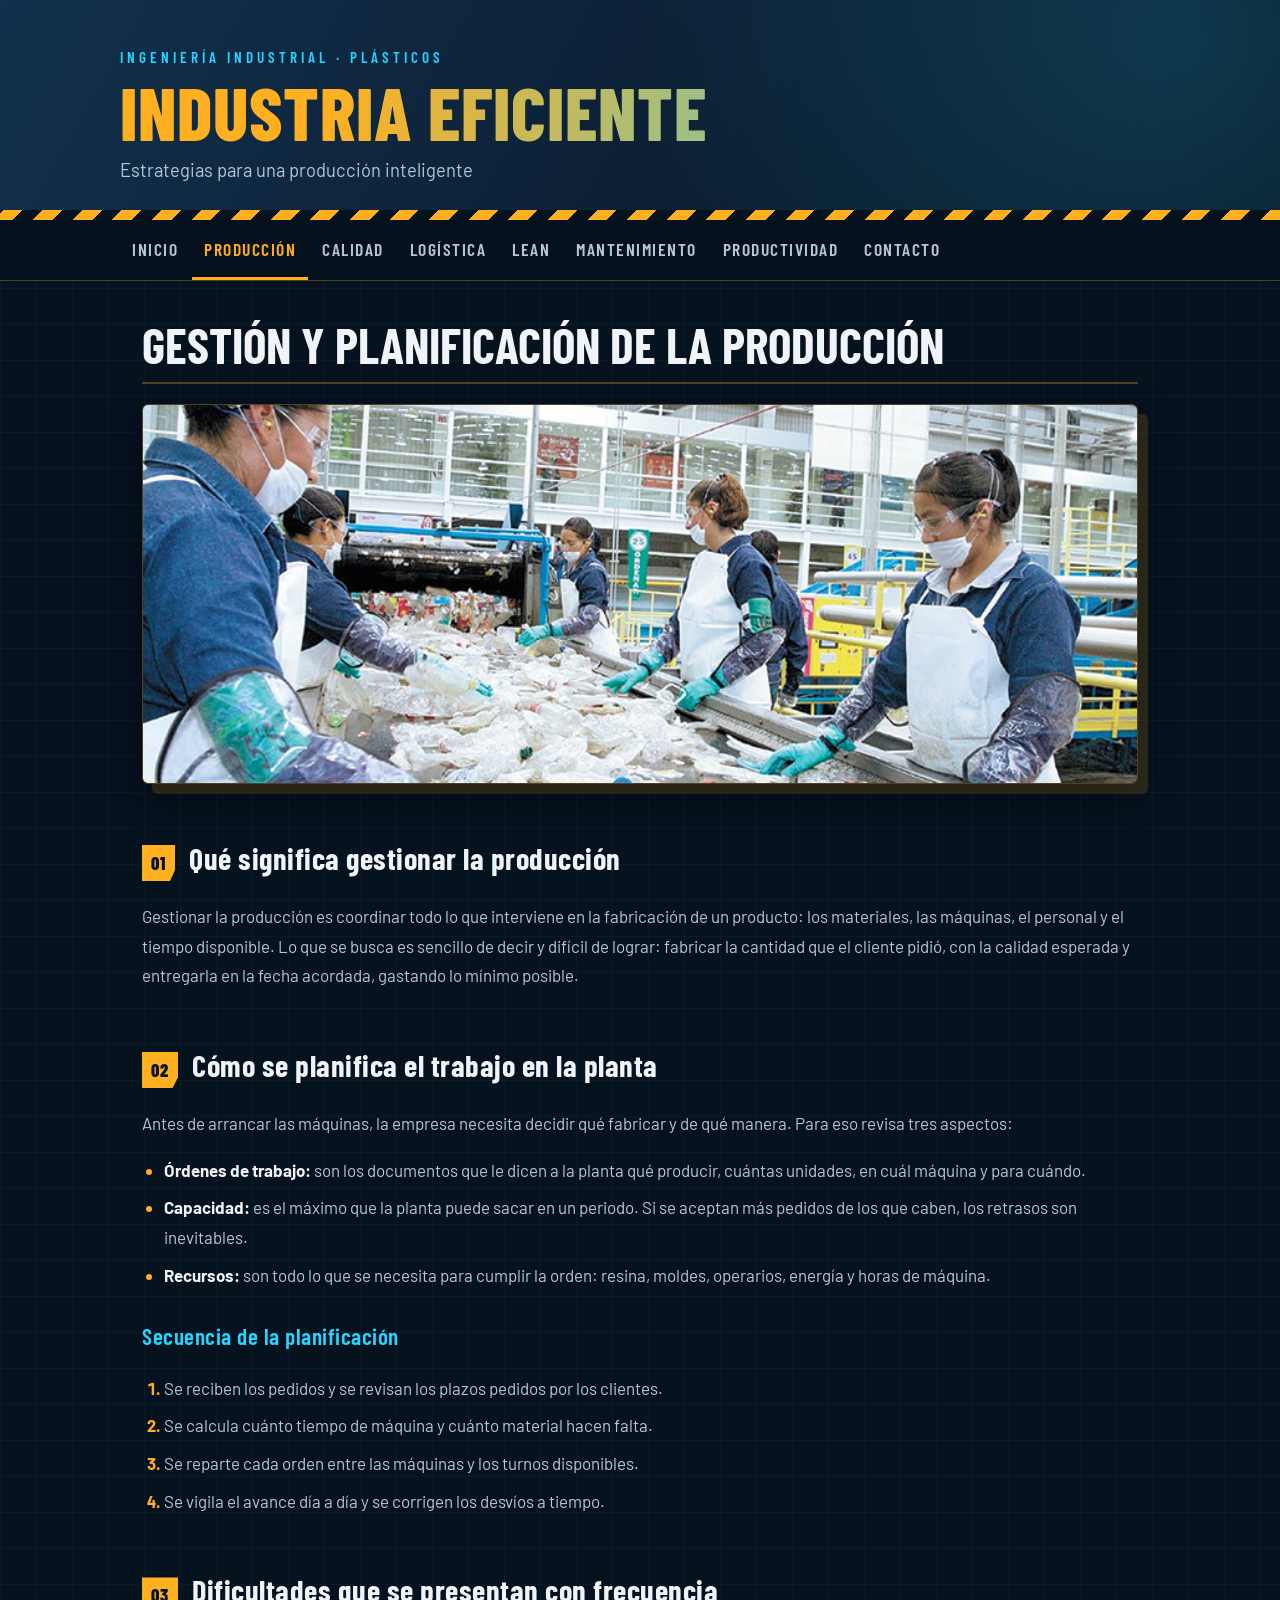
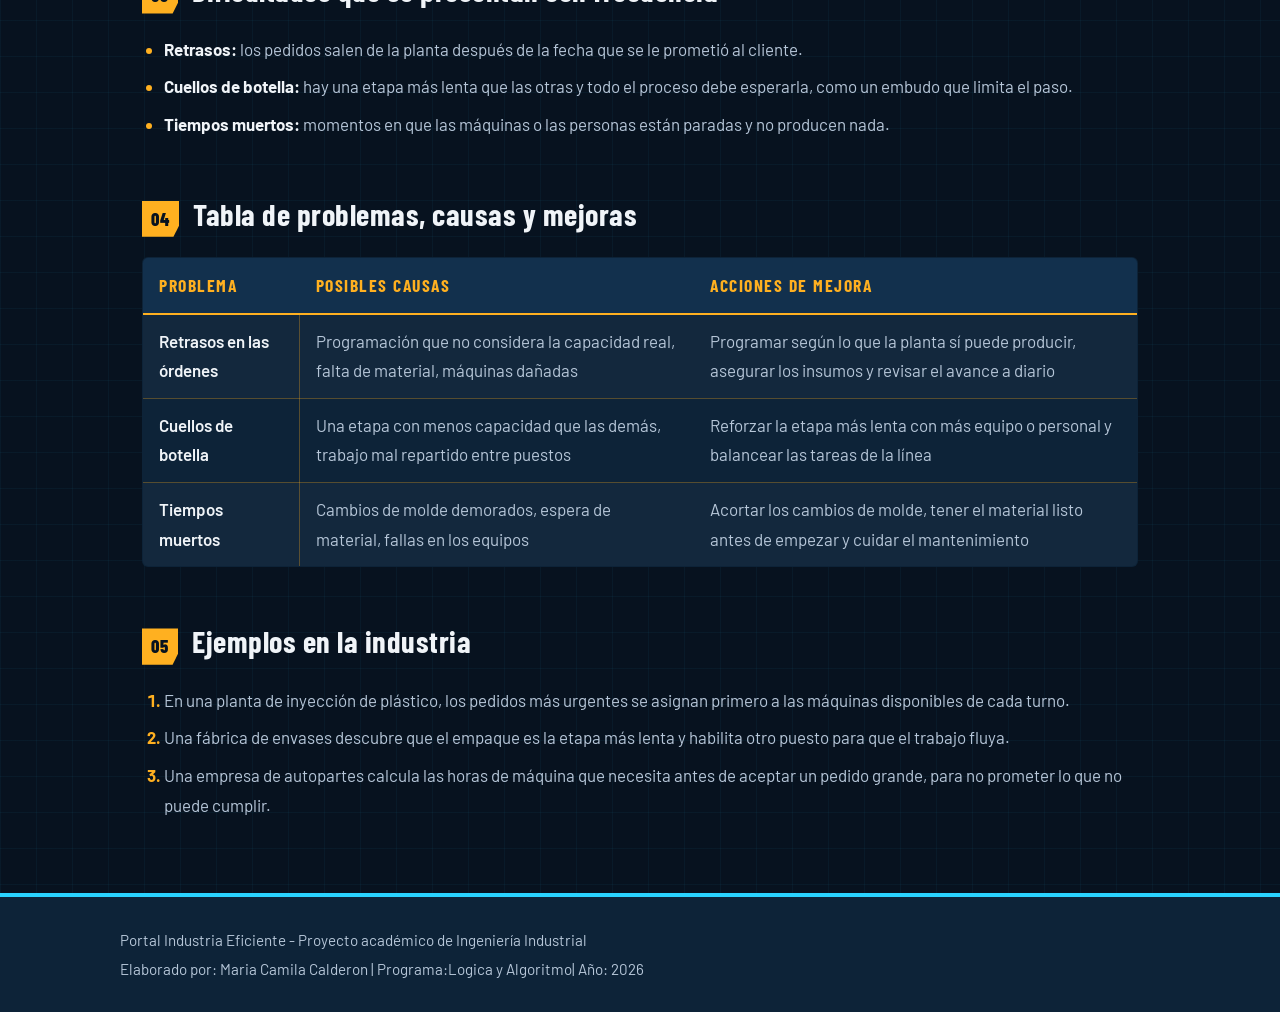
<file: produccion.html>
<!DOCTYPE html>
<html lang="es">
<head>
    <meta charset="UTF-8">
    <meta name="viewport" content="width=device-width, initial-scale=1.0">
    <link rel="preconnect" href="https://fonts.googleapis.com">
    <link rel="preconnect" href="https://fonts.gstatic.com" crossorigin>
    <link href="https://fonts.googleapis.com/css2?family=Barlow+Condensed:wght@500;600;700;800&family=Barlow:wght@400;600&display=swap" rel="stylesheet">
    <link rel="stylesheet" href="css/colores.css">
    <title>Gestión y planificación de la producción - Industria Eficiente</title>
</head>
<body>
    <header>
        <p class="kicker">Ingeniería Industrial · Plásticos</p>
        <h1>Industria Eficiente</h1>
        <p class="lema">Estrategias para una producción inteligente</p>
    </header>
    <nav class="menu">
        <ul>
            <li><a href="index.html">Inicio</a></li>
            <li><a href="produccion.html" aria-current="page">Producción</a></li>
            <li><a href="calidad.html">Calidad</a></li>
            <li><a href="logistica.html">Logística</a></li>
            <li><a href="lean.html">Lean</a></li>
            <li><a href="mantenimiento.html">Mantenimiento</a></li>
            <li><a href="productividad.html">Productividad</a></li>
            <li><a href="contacto.html">Contacto</a></li>
        </ul>
    </nav>

    <main>
        <h1>Gestión y planificación de la producción</h1>


        <img src="img/linea de produccion.jpg" alt="">
        <h2>Qué significa gestionar la producción</h2>
        <p>
            Gestionar la producción es coordinar todo lo que interviene en la fabricación de un producto: los
            materiales, las máquinas, el personal y el tiempo disponible. Lo que se busca es sencillo de decir y
            difícil de lograr: fabricar la cantidad que el cliente pidió, con la calidad esperada y entregarla en la
            fecha acordada, gastando lo mínimo posible.
        </p>

        <h2>Cómo se planifica el trabajo en la planta</h2>
        <p>Antes de arrancar las máquinas, la empresa necesita decidir qué fabricar y de qué manera. Para eso revisa tres aspectos:</p>
        <ul>
            <li><strong>Órdenes de trabajo:</strong> son los documentos que le dicen a la planta qué producir, cuántas unidades, en cuál máquina y para cuándo.</li>
            <li><strong>Capacidad:</strong> es el máximo que la planta puede sacar en un periodo. Si se aceptan más pedidos de los que caben, los retrasos son inevitables.</li>
            <li><strong>Recursos:</strong> son todo lo que se necesita para cumplir la orden: resina, moldes, operarios, energía y horas de máquina.</li>
        </ul>

        <h3>Secuencia de la planificación</h3>
        <ol>
            <li>Se reciben los pedidos y se revisan los plazos pedidos por los clientes.</li>
            <li>Se calcula cuánto tiempo de máquina y cuánto material hacen falta.</li>
            <li>Se reparte cada orden entre las máquinas y los turnos disponibles.</li>
            <li>Se vigila el avance día a día y se corrigen los desvíos a tiempo.</li>
        </ol>

        <h2>Dificultades que se presentan con frecuencia</h2>
        <ul>
            <li><strong>Retrasos:</strong> los pedidos salen de la planta después de la fecha que se le prometió al cliente.</li>
            <li><strong>Cuellos de botella:</strong> hay una etapa más lenta que las otras y todo el proceso debe esperarla, como un embudo que limita el paso.</li>
            <li><strong>Tiempos muertos:</strong> momentos en que las máquinas o las personas están paradas y no producen nada.</li>
        </ul>

        <h2>Tabla de problemas, causas y mejoras</h2>
        <table>
            <tr>
                <th>Problema</th>
                <th>Posibles causas</th>
                <th>Acciones de mejora</th>
            </tr>
            <tr>
                <td>Retrasos en las órdenes</td>
                <td>Programación que no considera la capacidad real, falta de material, máquinas dañadas</td>
                <td>Programar según lo que la planta sí puede producir, asegurar los insumos y revisar el avance a diario</td>
            </tr>
            <tr>
                <td>Cuellos de botella</td>
                <td>Una etapa con menos capacidad que las demás, trabajo mal repartido entre puestos</td>
                <td>Reforzar la etapa más lenta con más equipo o personal y balancear las tareas de la línea</td>
            </tr>
            <tr>
                <td>Tiempos muertos</td>
                <td>Cambios de molde demorados, espera de material, fallas en los equipos</td>
                <td>Acortar los cambios de molde, tener el material listo antes de empezar y cuidar el mantenimiento</td>
            </tr>
        </table>

        <h2>Ejemplos en la industria</h2>
        <ol>
            <li>En una planta de inyección de plástico, los pedidos más urgentes se asignan primero a las máquinas disponibles de cada turno.</li>
            <li>Una fábrica de envases descubre que el empaque es la etapa más lenta y habilita otro puesto para que el trabajo fluya.</li>
            <li>Una empresa de autopartes calcula las horas de máquina que necesita antes de aceptar un pedido grande, para no prometer lo que no puede cumplir.</li>
        </ol>
    </main>

</body>
    </main>

    <footer>
        <p>Portal Industria Eficiente - Proyecto académico de Ingeniería Industrial</p>
        <p>Elaborado por: Maria Camila Calderon | Programa:Logica y Algoritmo| Año: 2026</p>
    </footer>

</body>
</html>
</file>
<file: css/colores.css>
/* ==========================================================================
   HOJA DE ESTILOS - TEMÁTICA INGENIERÍA INDUSTRIAL
   Archivo: colores.css
   Paleta original conservada; diseño renovado (tipografía, menú fijo,
   tarjetas, tablas, numeración de secciones y franja de seguridad).
   ========================================================================== */

:root {
    /* Paleta de colores industrial */
    --bg-primary: #07121f;          /* Fondo principal azul muy oscuro */
    --bg-secondary: #0d2338;        /* Fondo de tarjetas y secciones */
    --bg-tertiary: #12304d;         /* Elementos elevados */

    --accent-amber: #ffb020;        /* Ámbar - advertencia / energía */
    --accent-cyan: #29d3ff;         /* Cian - datos / tecnología */
    --accent-green: #3ddc84;        /* Verde - calidad aprobada */

    --text-primary: #f0f4f8;        /* Texto principal */
    --text-secondary: #b6c6d8;      /* Texto secundario */

    --border-color: rgba(255, 176, 32, 0.30);
    --border-hover: rgba(255, 176, 32, 0.80);
    --glow-amber: 0 0 14px rgba(255, 176, 32, 0.45);
    --glow-cyan: 0 0 14px rgba(41, 211, 255, 0.45);

    /* Tipografía */
    --font-titulos: 'Barlow Condensed', 'Arial Narrow', Impact, sans-serif;
    --font-texto: 'Barlow', system-ui, -apple-system, 'Segoe UI', Roboto, Arial, sans-serif;

    /* Ancho del contenido */
    --ancho: 1040px;
    --margen-lateral: max(20px, calc((100% - var(--ancho)) / 2));
}

/* Base */
* { box-sizing: border-box; }

html { scroll-behavior: smooth; }

body {
    margin: 0;
    background-color: var(--bg-primary);
    /* Cuadrícula tipo plano técnico */
    background-image:
        linear-gradient(rgba(41, 211, 255, 0.045) 1px, transparent 1px),
        linear-gradient(90deg, rgba(41, 211, 255, 0.045) 1px, transparent 1px);
    background-size: 36px 36px;
    color: var(--text-primary);
    font-family: var(--font-texto);
    font-size: 1.06rem;
    line-height: 1.75;
}

/* Encabezado ------------------------------------------------------------- */
header {
    position: relative;
    padding: 44px var(--margen-lateral) 34px;
    background:
        radial-gradient(circle at 92% 20%, rgba(41, 211, 255, 0.18), transparent 45%),
        linear-gradient(120deg, var(--bg-tertiary), var(--bg-primary));
    text-align: left;
}

/* Franja de seguridad ámbar/negro */
header::after {
    content: "";
    position: absolute;
    left: 0; right: 0; bottom: 0;
    height: 10px;
    background: repeating-linear-gradient(
        -45deg,
        var(--accent-amber) 0 14px,
        #07121f 14px 28px
    );
}

header .kicker {
    margin: 0;
    color: var(--accent-cyan);
    font-family: var(--font-titulos);
    font-size: 0.95rem;
    font-weight: 600;
    letter-spacing: 4px;
    text-transform: uppercase;
}

header h1 {
    margin: 4px 0 6px;
    font-family: var(--font-titulos);
    font-size: clamp(2.6rem, 7vw, 4.6rem);
    font-weight: 800;
    line-height: 1;
    letter-spacing: 1px;
    text-transform: uppercase;
    background: linear-gradient(100deg, var(--accent-amber) 20%, var(--accent-cyan));
    -webkit-background-clip: text;
    background-clip: text;
    -webkit-text-fill-color: transparent;
}

header .lema {
    margin: 0;
    color: var(--text-secondary);
    font-size: 1.15rem;
}

/* Menú de navegación (fijo arriba) ---------------------------------------- */
nav.menu {
    position: sticky;
    top: 0;
    z-index: 50;
    background-color: rgba(7, 18, 31, 0.92);
    -webkit-backdrop-filter: blur(8px);
    backdrop-filter: blur(8px);
    border-bottom: 1px solid var(--border-color);
    padding: 0 var(--margen-lateral);
}

nav.menu ul {
    display: flex;
    flex-wrap: wrap;
    gap: 2px;
    margin: 0;
    padding: 0;
    list-style: none;
}

nav.menu li { margin: 0; }

nav.menu a {
    display: block;
    padding: 14px 12px 12px;
    border-bottom: 3px solid transparent;
    color: var(--text-secondary);
    font-family: var(--font-titulos);
    font-size: 1.1rem;
    font-weight: 600;
    letter-spacing: 1.5px;
    text-transform: uppercase;
    text-decoration: none;
    transition: all 0.2s ease;
}

nav.menu a:hover {
    color: var(--text-primary);
    background-color: rgba(255, 176, 32, 0.10);
    border-bottom-color: var(--accent-amber);
}

nav.menu a[aria-current="page"] {
    color: var(--accent-amber);
    border-bottom-color: var(--accent-amber);
}

/* Contenido principal ------------------------------------------------------ */
main {
    max-width: var(--ancho);
    margin: 0 auto;
    padding: 36px 22px 56px;
    counter-reset: seccion;
}

main > img {
    display: block;
    width: 100%;
    max-height: 380px;
    object-fit: cover;
    margin: 20px 0 8px;
    border: 1px solid var(--border-color);
    border-radius: 6px;
    box-shadow: 10px 10px 0 rgba(255, 176, 32, 0.14), 0 12px 30px rgba(0, 0, 0, 0.5);
}

/* Título principal de cada página */
main h1 {
    margin: 0 0 8px;
    padding-bottom: 10px;
    font-family: var(--font-titulos);
    font-size: clamp(2rem, 5vw, 3.1rem);
    font-weight: 700;
    line-height: 1.1;
    text-transform: uppercase;
    color: var(--text-primary);
    border-bottom: 2px solid var(--border-color);
}

/* Subtítulos numerados automáticamente: 01, 02, 03... */
main h2 {
    counter-increment: seccion;
    display: flex;
    align-items: baseline;
    gap: 14px;
    margin: 48px 0 12px;
    font-family: var(--font-titulos);
    font-size: 1.9rem;
    font-weight: 700;
    letter-spacing: 0.5px;
    color: var(--text-primary);
}

main h2::before {
    content: counter(seccion, decimal-leading-zero);
    flex: none;
    padding: 2px 9px;
    background-color: var(--accent-amber);
    color: #07121f;
    font-size: 1.15rem;
    font-weight: 800;
    letter-spacing: 1px;
    clip-path: polygon(0 0, 100% 0, 100% 70%, 85% 100%, 0 100%);
}

h3 {
    margin: 26px 0 4px;
    font-family: var(--font-titulos);
    font-size: 1.45rem;
    font-weight: 600;
    letter-spacing: 0.5px;
    color: var(--accent-cyan);
}

p { color: var(--text-secondary); }

ul, ol { padding-left: 1.4rem; }

li {
    color: var(--text-secondary);
    margin-bottom: 8px;
}

li::marker {
    color: var(--accent-amber);
    font-weight: bold;
}

strong { color: var(--text-primary); }

/* Enlaces ------------------------------------------------------------------ */
a {
    color: var(--accent-cyan);
    transition: all 0.25s ease;
}

a:hover { color: var(--accent-amber); }

/* Portada: imagen principal ------------------------------------------------ */
.hero {
    margin: 24px 0 8px;
}

.hero img {
    display: block;
    width: 100%;
    max-height: 400px;
    object-fit: cover;
    border: 1px solid var(--border-color);
    border-radius: 6px;
    box-shadow: 10px 10px 0 rgba(41, 211, 255, 0.14), 0 12px 30px rgba(0, 0, 0, 0.5);
}

/* Portada: tarjetas de las seis áreas ------------------------------------- */
.areas {
    display: grid;
    grid-template-columns: repeat(auto-fill, minmax(290px, 1fr));
    gap: 22px;
    margin-top: 22px;
}

.tarjeta {
    display: flex;
    flex-direction: column;
    overflow: hidden;
    background-color: var(--bg-secondary);
    border: 1px solid var(--border-color);
    border-top: 4px solid var(--accent-amber);
    border-radius: 6px;
    transition: all 0.25s ease;
}

.tarjeta:nth-child(even) { border-top-color: var(--accent-cyan); }

.tarjeta:hover {
    transform: translateY(-6px);
    border-color: var(--border-hover);
    box-shadow: var(--glow-amber);
}

.tarjeta img {
    display: block;
    width: 100%;
    height: 170px;
    object-fit: cover;
}

.tarjeta .cuerpo {
    display: flex;
    flex: 1;
    flex-direction: column;
    padding: 6px 20px 20px;
}

.tarjeta h3 {
    margin-top: 14px;
    color: var(--text-primary);
}

.tarjeta p {
    flex: 1;
    margin: 6px 0 16px;
    font-size: 0.98rem;
    line-height: 1.6;
}

.tarjeta .btn-link {
    align-self: flex-start;
    padding: 7px 16px;
    border: 1px solid var(--accent-amber);
    border-radius: 3px;
    color: var(--accent-amber);
    font-family: var(--font-titulos);
    font-size: 1.05rem;
    font-weight: 600;
    letter-spacing: 1px;
    text-transform: uppercase;
    text-decoration: none;
}

.tarjeta .btn-link::after { content: "  →"; }

.tarjeta .btn-link:hover {
    background-color: var(--accent-amber);
    color: #07121f;
    box-shadow: var(--glow-amber);
}

/* Tablas ------------------------------------------------------------------- */
table {
    width: 100%;
    margin: 16px 0;
    border-collapse: collapse;
    background-color: var(--bg-secondary);
    border: 1px solid var(--border-color);
    border-radius: 6px;
    overflow: hidden;
}

th, td {
    padding: 12px 16px;
    border: 0;
    border-bottom: 1px solid var(--border-color);
    vertical-align: top;
    text-align: left;
}

th {
    background-color: var(--bg-tertiary);
    color: var(--accent-amber);
    font-family: var(--font-titulos);
    font-size: 1.1rem;
    letter-spacing: 1.5px;
    text-transform: uppercase;
    border-bottom: 2px solid var(--accent-amber);
}

td { color: var(--text-secondary); }

td:first-child {
    color: var(--text-primary);
    font-weight: 600;
    border-right: 1px solid var(--border-color);
}

tr:nth-child(even) td { background-color: rgba(255, 255, 255, 0.025); }

tr:hover td { background-color: rgba(41, 211, 255, 0.09); }

/* Formulario --------------------------------------------------------------- */
form {
    margin-top: 12px;
    padding: 24px 26px 10px;
    background-color: var(--bg-secondary);
    border: 1px solid var(--border-color);
    border-left: 5px solid var(--accent-cyan);
    border-radius: 6px;
}

label {
    color: var(--accent-amber);
    font-weight: 600;
}

input[type="text"], input[type="email"], textarea {
    width: 100%;
    max-width: 620px;
    margin: 4px 0 14px;
    padding: 10px 12px;
    background-color: var(--bg-tertiary);
    color: var(--text-primary);
    border: 1px solid var(--border-color);
    border-radius: 4px;
    font: inherit;
}

input:focus, textarea:focus {
    outline: none;
    border-color: var(--accent-cyan);
    box-shadow: var(--glow-cyan);
}

button, input[type="submit"] {
    padding: 11px 26px;
    background: linear-gradient(135deg, var(--accent-amber), #ff7a18);
    color: #07121f;
    border: none;
    border-radius: 4px;
    font-family: var(--font-titulos);
    font-size: 1.15rem;
    font-weight: 700;
    letter-spacing: 1.5px;
    text-transform: uppercase;
    cursor: pointer;
    transition: all 0.25s ease;
}

button:hover, input[type="submit"]:hover {
    transform: translateY(-2px);
    box-shadow: var(--glow-amber);
}

/* Pie de página ------------------------------------------------------------ */
footer {
    width: 100%;
    padding: 28px var(--margen-lateral);
    background-color: var(--bg-secondary);
    border-top: 4px solid var(--accent-cyan);
    color: var(--text-secondary);
    font-size: 0.95rem;
}

footer p { margin: 2px 0; }

/* Pantallas pequeñas ------------------------------------------------------- */
@media (max-width: 700px) {
    header { padding-top: 30px; }
    nav.menu ul { flex-wrap: nowrap; overflow-x: auto; }
    nav.menu a { white-space: nowrap; padding: 12px 12px 10px; font-size: 1rem; }
    main h2 { font-size: 1.55rem; }
    table { display: block; overflow-x: auto; }
    th, td { font-size: 0.9rem; padding: 8px; }
    form { padding: 18px 16px 6px; }
}

@media (prefers-reduced-motion: reduce) {
    * { transition: none !important; scroll-behavior: auto !important; }
}
</file>
